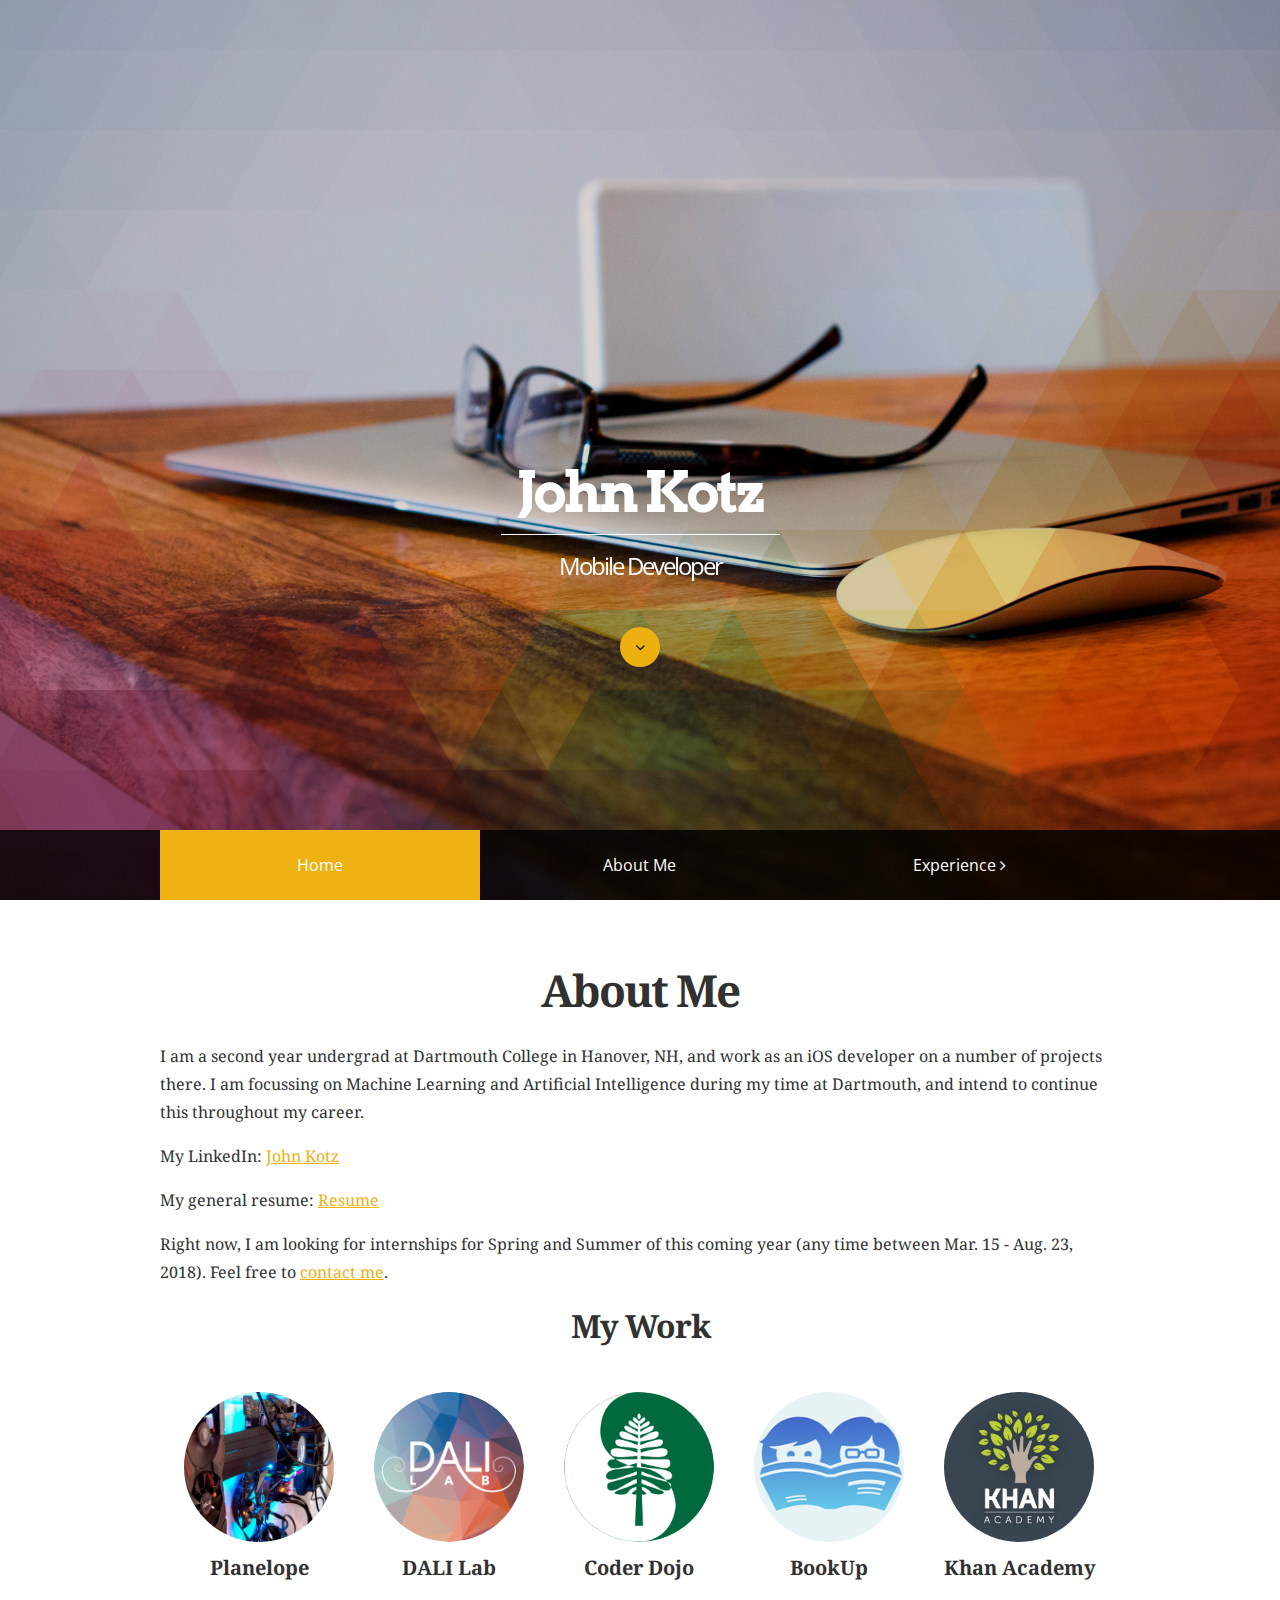
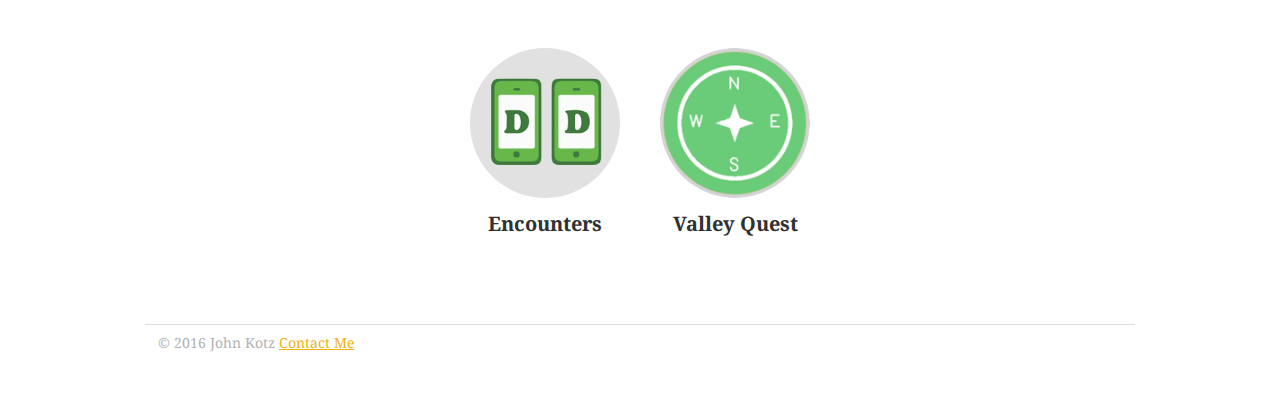
<file: index.html>
<!DOCTYPE html>
<html xmlns="http://www.w3.org/1999/xhtml">
	<head>

		<meta charset="utf-8" />

		<!-- User defined head content such as meta tags and encoding options -->
		
<meta http-equiv="Content-Type" content="text/html; charset=utf-8" />
		<meta name="PRIORITY" content="1.000000" />
		<meta name="generator" content="RapidWeaver" />
		

		<!-- User defined head content -->
		

		<!-- Meta tags -->
	  <meta name="viewport" content="width=device-width, initial-scale=1.0, maximum-scale=1.0, user-scalable=0" />

		<title>Home | John Kotz</title>

		<!-- Load some fonts from Google's Font service -->
		<link href='https://fonts.googleapis.com/css?family=Open Sans:400,300,800|Noto Serif|Arvo' rel='stylesheet' type='text/css'>

		<!-- CSS stylesheets reset -->
	  <link rel="stylesheet" type="text/css" media="all" href="rw_common/themes/tesla/consolidated.css" />
		

		<!-- CSS for the Foundation framework's CSS that handles the responsive columnized layout -->
	  

	  <!-- Main Stylesheet -->
		

	  <!-- Loads Font Awesome v4.0.3 CSS from CDN -->
	  <link href="https://netdna.bootstrapcdn.com/font-awesome/4.1.0/css/font-awesome.min.css" rel="stylesheet">
	
		<!-- RapidWeaver Color Picker Stylesheet -->
		  

	  <!-- Theme specific media queries -->
		

		<!-- Base RapidWeaver javascript -->
		<script type="text/javascript" src="rw_common/themes/tesla/javascript.js"></script>

		<!-- jQuery 1.8 is included in the theme internally -->
	  <script src="rw_common/themes/tesla/js/jquery.min.js"></script>

	  <!-- Theme specific javascript, along with jQuery Easing and a few other elements -->
	  <script src="rw_common/themes/tesla/js/elixir.js"></script>

		<!-- Style variations -->
		<script type="text/javascript" src="rw_common/themes/tesla/js/sidebar/sidebar_hidden.js"></script>
		

		<!-- User defined styles -->
		<style type="text/css" media="all">body {
		
}

h1 {
	text-align: center;
}
h3 {
	text-align: center;
}
	
#workItems {
    display: -webkit-flex;
    display: flex;
	width: 100%;
    flex-wrap: wrap;
    justify-content: center;
}
	
.workItem {
	padding: 20px;
}
	
.workButton {
	
}
	
.workButtonImage {
	width: 150px;
	height: 150px;
	border-radius: 75px;
}

.workName {
	text-align: center;
}</style>

		<!-- User defined javascript -->
		

		<!-- Plugin injected code -->
		

	
	<!-- Start Google Analytics -->
<script>
  (function(i,s,o,g,r,a,m){i['GoogleAnalyticsObject']=r;i[r]=i[r]||function(){
  (i[r].q=i[r].q||[]).push(arguments)},i[r].l=1*new Date();a=s.createElement(o),
  m=s.getElementsByTagName(o)[0];a.async=1;a.src=g;m.parentNode.insertBefore(a,m)
  })(window,document,'script','https://www.google-analytics.com/analytics.js','ga');

  ga('create', 'UA-82338511-1', 'auto');
  ga('send', 'pageview');

</script><!-- End Google Analytics -->
</head>
	
	<!-- This page was created with RapidWeaver from Realmac Software. http://www.realmacsoftware.com -->

	<body>

			<header role="banner">

				<!-- Site Logo -->
				<div id="logo" data-0="opacity: 1;" data-top-bottom="opacity: 0;" data-anchor-target="#logo">
			  	  
				</div>
				
				<div id="title_wrapper">
						<!-- Site Title -->
						<h1 id="site_title" data-0="opacity: 1; top:0px;" data-600="opacity: 0; top: 80px;" data-anchor-target="#site_title">
							John Kotz
						</h1>

						<!-- Site Slogan -->
						<h2 id="site_slogan" data-0="opacity: 1; top:0px;" data-600="opacity: 0; top: 80px;" data-anchor-target="#site_slogan">
							Mobile Developer
						</h2>

						<!-- Scroll down button -->
						<div id="scroll_down_button" data-0="opacity: 1; top:0px;" data-400="opacity: 0; top: 100px;" data-anchor-target="#scroll_down_button">
							<i class="fa fa-angle-down"></i>
						</div>
				</div>
				
				<!-- Top level navigation -->
				<div id="navigation_bar">
					<div class="row site_width">
						<div class="large-12 columns">
							<nav id="top_navigation"><ul><li><a href="./" rel="" id="current">Home</a></li><li><a href="code/" rel="">About Me</a></li><li><a href="experience.html" rel="" class="parent">Experience</a></li></ul></nav>
						</div>
					</div>
				</div>

			</header>

		<!-- Sub-navigation -->
		<div id="sub_navigation_bar">
			<div class="row site_width">
				<div class="large-12 columns">
					<nav id="sub_navigation"><ul></ul></nav>
				</div>
			</div>
		</div>

		<!-- Mobile Navigation -->
		<div id="mobile_navigation_toggle">
			<i id="mobile_navigation_toggle_icon" class="fa fa-bars"></i>
		</div>
		<nav id="mobile_navigation">
			<ul><li><a href="./" rel="" id="current">Home</a></li><li><a href="code/" rel="">About Me</a></li><li><a href="experience.html" rel="" class="parent">Experience</a></li></ul>
		</nav>

		<!-- Main Content area and sidebar -->
		<div class="row site_width" id="container">
			<section id="content"class="large-8 columns">
				<h1>About Me</h1>

<p>I am a second year undergrad at Dartmouth College in Hanover, NH, and work as an iOS developer on a number of projects there. I am focussing on Machine Learning and Artificial Intelligence during my time at Dartmouth, and intend to continue this throughout my career.</p>

<p>My LinkedIn: <a href="https://www.linkedin.com/in/john-kotz-3b14a1126">John Kotz</a></p>
<p>My general resume: <a href="resources/Resume.pdf">Resume</a></p>

<p>Right now, I am looking for internships for Spring and Summer of this coming year (any time between Mar. 15 - Aug. 23, 2018). Feel free to <a href="mailto:John.P.Kotz.19@Dartmouth.edu">contact me</a>.</p>

<h3>My Work</h3>

<div id="workItems">
	<div id="PlanelopeWorkItem" class="workItem">
		<a class="workButton" href="./planelope.html" alt="Planelope">
			<img class="workButtonImage" src="resources/planelope.jpg"/>
		</a>
		<h5 class="workName">Planelope</h5>
	</div>
	<div id="daliWorkItem" class="workItem">
		<a class="workButton" href="./dali.html" alt="DALI Lab">
			<img class="workButtonImage" src="resources/DALIIcon167.png"/>
		</a>
	<h5 class="workName">DALI Lab</h5>
	</div>
	<div id="coderDojoWorkItem" class="workItem">
		<a class="workButton" href="./coderDojo.html" rel="self" alt="Coder Dojo">
			<img class="workButtonImage" src="resources/CoderDojo167.png"/>
		</a>
		<h5 class="workName">Coder Dojo</h5>
	</div>
	<div id="bookupWorkItem" class="workItem">
		<a class="workButton" href="./bookup.html" alt="BookUp">
			<img class="workButtonImage" src="resources/BookUpIcon167.png"/>
		</a>
		<h5 class="workName">BookUp</h5>
	</div>
	<div id="khanAcademyWorkItem" class="workItem">
		<a class="workButton" href="./khanAccademy.html" rel="self" alt="Khan Academy">
			<img class="workButtonImage" src="resources/KhanIcon167.png"/>
		</a>
		<h5 class="workName">Khan Academy</h5>
	</div>
	<div id="encountersWorkItem" class="workItem">
		<a class="workButton" href="./encounters.html" alt="Encounters">
			<img class="workButtonImage" src="resources/EncountersIcon167.png"/>
		</a>
		<h5 class="workName">Encounters</h5>
	</div>
	<div id="valleyquestWorkItem" class="workItem">
		<a class="workButton" href="./valleyquest.html" alt="Valley Quest">
			<img class="workButtonImage" src="resources/ValleyQuestIcon167.png"/>
		</a>
		<h5 class="workName">Valley Quest</h5>
	</div>
</div>

<!--
	<div id="[itemName]WorkItem" class="workItem">
		<a class="workButton" href="[link]" alt="[Item Name]">
			<img class="workButtonImage" src="resources/[itemIconName].png"/>
		</a>
		<h5 class="workName">[Item Name]</h5>
	</div>
//-->
			</section>
			<aside id="sidebar" class="large-4 columns">
				<!-- Sidebar content -->
				<h4 id="sidebar_title"></h4>
				<div id="sidebar_content"></div>
				<div id="archives">
					
				</div>
			</aside>
		</div>

		<!-- Footer -->
		<footer class="row site_width">
			<div id="footer_content" class="large-12 columns">
				<div id="breadcrumb_container">
					<i class="fa fa-folder-open-o"></i> <span id="breadcrumb"></span>
				</div>
				&copy; 2016 John Kotz <a href="#" id="rw_email_contact">Contact Me</a><script type="text/javascript">var _rwObsfuscatedHref0 = "mai";var _rwObsfuscatedHref1 = "lto";var _rwObsfuscatedHref2 = ":Jo";var _rwObsfuscatedHref3 = "hn.";var _rwObsfuscatedHref4 = "P.K";var _rwObsfuscatedHref5 = "otz";var _rwObsfuscatedHref6 = ".19";var _rwObsfuscatedHref7 = "@Da";var _rwObsfuscatedHref8 = "rtm";var _rwObsfuscatedHref9 = "out";var _rwObsfuscatedHref10 = "h.e";var _rwObsfuscatedHref11 = "du";var _rwObsfuscatedHref = [base64]; document.getElementById("rw_email_contact").href = _rwObsfuscatedHref;</script>
			</div>
		</footer>

		<!-- Scroll up button -->
		<div id="scroll_up_button"><i class="fa fa-angle-up"></i></div>

		<!-- Handles loading Skrollr, which helps in animating portions of the header area. -->
		<!-- We check to see if the user is on an mobile device or not, and only serve up -->
		<!-- the animations on non-mobile devices. -->
		<script>
			$elixir(window).load(function() {
			  if(!(/Android|iPhone|iPad|iPod|BlackBerry|Windows Phone/i).test(navigator.userAgent || navigator.vendor || window.opera)){
			      skrollr.init({
			          forceHeight: false
			      });
			  }
			});
		</script>

	</body>

</html>
</file>
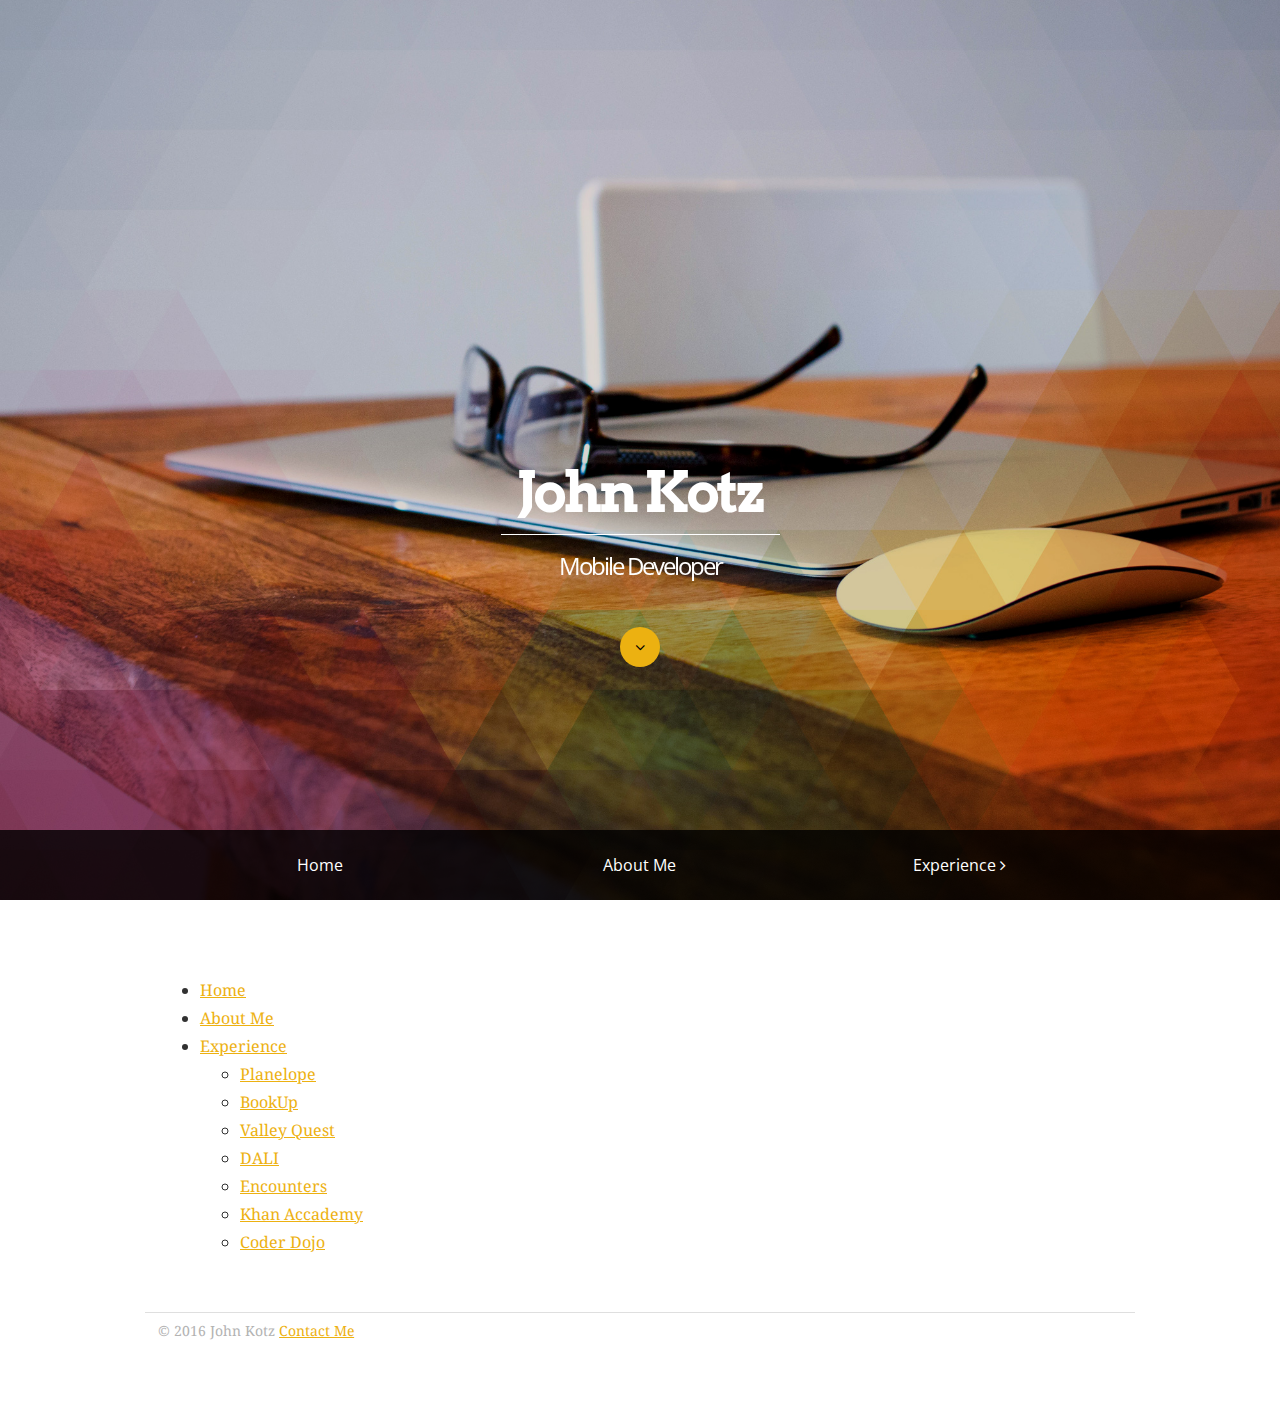
<file: sitemap/index.html>
<!DOCTYPE html>
<html xmlns="http://www.w3.org/1999/xhtml">
	<head>

		<meta charset="utf-8" />

		<!-- User defined head content such as meta tags and encoding options -->
		
<meta http-equiv="Content-Type" content="text/html; charset=utf-8" />
		<meta name="generator" content="RapidWeaver" />
		

		<!-- User defined head content -->
		

		<!-- Meta tags -->
	  <meta name="viewport" content="width=device-width, initial-scale=1.0, maximum-scale=1.0, user-scalable=0" />

		<title>sitemap | John Kotz</title>

		<!-- Load some fonts from Google's Font service -->
		<link href='https://fonts.googleapis.com/css?family=Open Sans:400,300,800|Noto Serif|Arvo' rel='stylesheet' type='text/css'>

		<!-- CSS stylesheets reset -->
	  <link rel="stylesheet" type="text/css" media="all" href="../rw_common/themes/tesla/consolidated.css" />
		

		<!-- CSS for the Foundation framework's CSS that handles the responsive columnized layout -->
	  

	  <!-- Main Stylesheet -->
		

	  <!-- Loads Font Awesome v4.0.3 CSS from CDN -->
	  <link href="https://netdna.bootstrapcdn.com/font-awesome/4.1.0/css/font-awesome.min.css" rel="stylesheet">
	
		<!-- RapidWeaver Color Picker Stylesheet -->
		  

	  <!-- Theme specific media queries -->
		

		<!-- Base RapidWeaver javascript -->
		<script type="text/javascript" src="../rw_common/themes/tesla/javascript.js"></script>

		<!-- jQuery 1.8 is included in the theme internally -->
	  <script src="../rw_common/themes/tesla/js/jquery.min.js"></script>

	  <!-- Theme specific javascript, along with jQuery Easing and a few other elements -->
	  <script src="../rw_common/themes/tesla/js/elixir.js"></script>

		<!-- Style variations -->
		<script type="text/javascript" src="../rw_common/themes/tesla/js/sidebar/sidebar_hidden.js"></script>
		

		<!-- User defined styles -->
		

		<!-- User defined javascript -->
		

		<!-- Plugin injected code -->
		

	
	<!-- Start Google Analytics -->
<script>
  (function(i,s,o,g,r,a,m){i['GoogleAnalyticsObject']=r;i[r]=i[r]||function(){
  (i[r].q=i[r].q||[]).push(arguments)},i[r].l=1*new Date();a=s.createElement(o),
  m=s.getElementsByTagName(o)[0];a.async=1;a.src=g;m.parentNode.insertBefore(a,m)
  })(window,document,'script','https://www.google-analytics.com/analytics.js','ga');

  ga('create', 'UA-82338511-1', 'auto');
  ga('send', 'pageview');

</script><!-- End Google Analytics -->
</head>
	
	<!-- This page was created with RapidWeaver from Realmac Software. http://www.realmacsoftware.com -->

	<body>

			<header role="banner">

				<!-- Site Logo -->
				<div id="logo" data-0="opacity: 1;" data-top-bottom="opacity: 0;" data-anchor-target="#logo">
			  	  
				</div>
				
				<div id="title_wrapper">
						<!-- Site Title -->
						<h1 id="site_title" data-0="opacity: 1; top:0px;" data-600="opacity: 0; top: 80px;" data-anchor-target="#site_title">
							John Kotz
						</h1>

						<!-- Site Slogan -->
						<h2 id="site_slogan" data-0="opacity: 1; top:0px;" data-600="opacity: 0; top: 80px;" data-anchor-target="#site_slogan">
							Mobile Developer
						</h2>

						<!-- Scroll down button -->
						<div id="scroll_down_button" data-0="opacity: 1; top:0px;" data-400="opacity: 0; top: 100px;" data-anchor-target="#scroll_down_button">
							<i class="fa fa-angle-down"></i>
						</div>
				</div>
				
				<!-- Top level navigation -->
				<div id="navigation_bar">
					<div class="row site_width">
						<div class="large-12 columns">
							<nav id="top_navigation"><ul><li><a href="../" rel="">Home</a></li><li><a href="../code/" rel="">About Me</a></li><li><a href="../experience.html" rel="" class="parent">Experience</a></li></ul></nav>
						</div>
					</div>
				</div>

			</header>

		<!-- Sub-navigation -->
		<div id="sub_navigation_bar">
			<div class="row site_width">
				<div class="large-12 columns">
					<nav id="sub_navigation"><ul></ul></nav>
				</div>
			</div>
		</div>

		<!-- Mobile Navigation -->
		<div id="mobile_navigation_toggle">
			<i id="mobile_navigation_toggle_icon" class="fa fa-bars"></i>
		</div>
		<nav id="mobile_navigation">
			<ul><li><a href="../" rel="">Home</a></li><li><a href="../code/" rel="">About Me</a></li><li><a href="../experience.html" rel="" class="parent">Experience</a></li></ul>
		</nav>

		<!-- Main Content area and sidebar -->
		<div class="row site_width" id="container">
			<section id="content"class="large-8 columns">
				<!-- **Standard List** -->
<div class="rw-sitemap">
	<ul class="tree">
		<li><a href="../" title="Home">Home</a></li>
		<li><a href="../code/" title="About Me">About Me</a></li>
		<li><a href="../experience.html" title="Experience">Experience</a><ul>
		<li><a href="../planelope.html" title="Planelope">Planelope</a></li>
		<li><a href="../bookup.html" title="BookUp">BookUp</a></li>
		<li><a href="../valleyquest.html" title="Valley Quest">Valley Quest</a></li>
		<li><a href="../dali.html" title="DALI">DALI</a></li>
		<li><a href="../encounters.html" title="Encounters">Encounters</a></li>
		<li><a href="../khanAccademy.html" title="Khan Accademy">Khan Accademy</a></li>
		<li><a href="../coderDojo.html" title="Coder Dojo">Coder Dojo</a></li></ul></li>
	</ul>
</div>

			</section>
			<aside id="sidebar" class="large-4 columns">
				<!-- Sidebar content -->
				<h4 id="sidebar_title"></h4>
				<div id="sidebar_content"></div>
				<div id="archives">
					
				</div>
			</aside>
		</div>

		<!-- Footer -->
		<footer class="row site_width">
			<div id="footer_content" class="large-12 columns">
				<div id="breadcrumb_container">
					<i class="fa fa-folder-open-o"></i> <span id="breadcrumb"></span>
				</div>
				&copy; 2016 John Kotz <a href="#" id="rw_email_contact">Contact Me</a><script type="text/javascript">var _rwObsfuscatedHref0 = "mai";var _rwObsfuscatedHref1 = "lto";var _rwObsfuscatedHref2 = ":Jo";var _rwObsfuscatedHref3 = "hn.";var _rwObsfuscatedHref4 = "P.K";var _rwObsfuscatedHref5 = "otz";var _rwObsfuscatedHref6 = ".19";var _rwObsfuscatedHref7 = "@Da";var _rwObsfuscatedHref8 = "rtm";var _rwObsfuscatedHref9 = "out";var _rwObsfuscatedHref10 = "h.e";var _rwObsfuscatedHref11 = "du";var _rwObsfuscatedHref = [base64]; document.getElementById("rw_email_contact").href = _rwObsfuscatedHref;</script>
			</div>
		</footer>

		<!-- Scroll up button -->
		<div id="scroll_up_button"><i class="fa fa-angle-up"></i></div>

		<!-- Handles loading Skrollr, which helps in animating portions of the header area. -->
		<!-- We check to see if the user is on an mobile device or not, and only serve up -->
		<!-- the animations on non-mobile devices. -->
		<script>
			$elixir(window).load(function() {
			  if(!(/Android|iPhone|iPad|iPod|BlackBerry|Windows Phone/i).test(navigator.userAgent || navigator.vendor || window.opera)){
			      skrollr.init({
			          forceHeight: false
			      });
			  }
			});
		</script>

	</body>

</html>
</file>
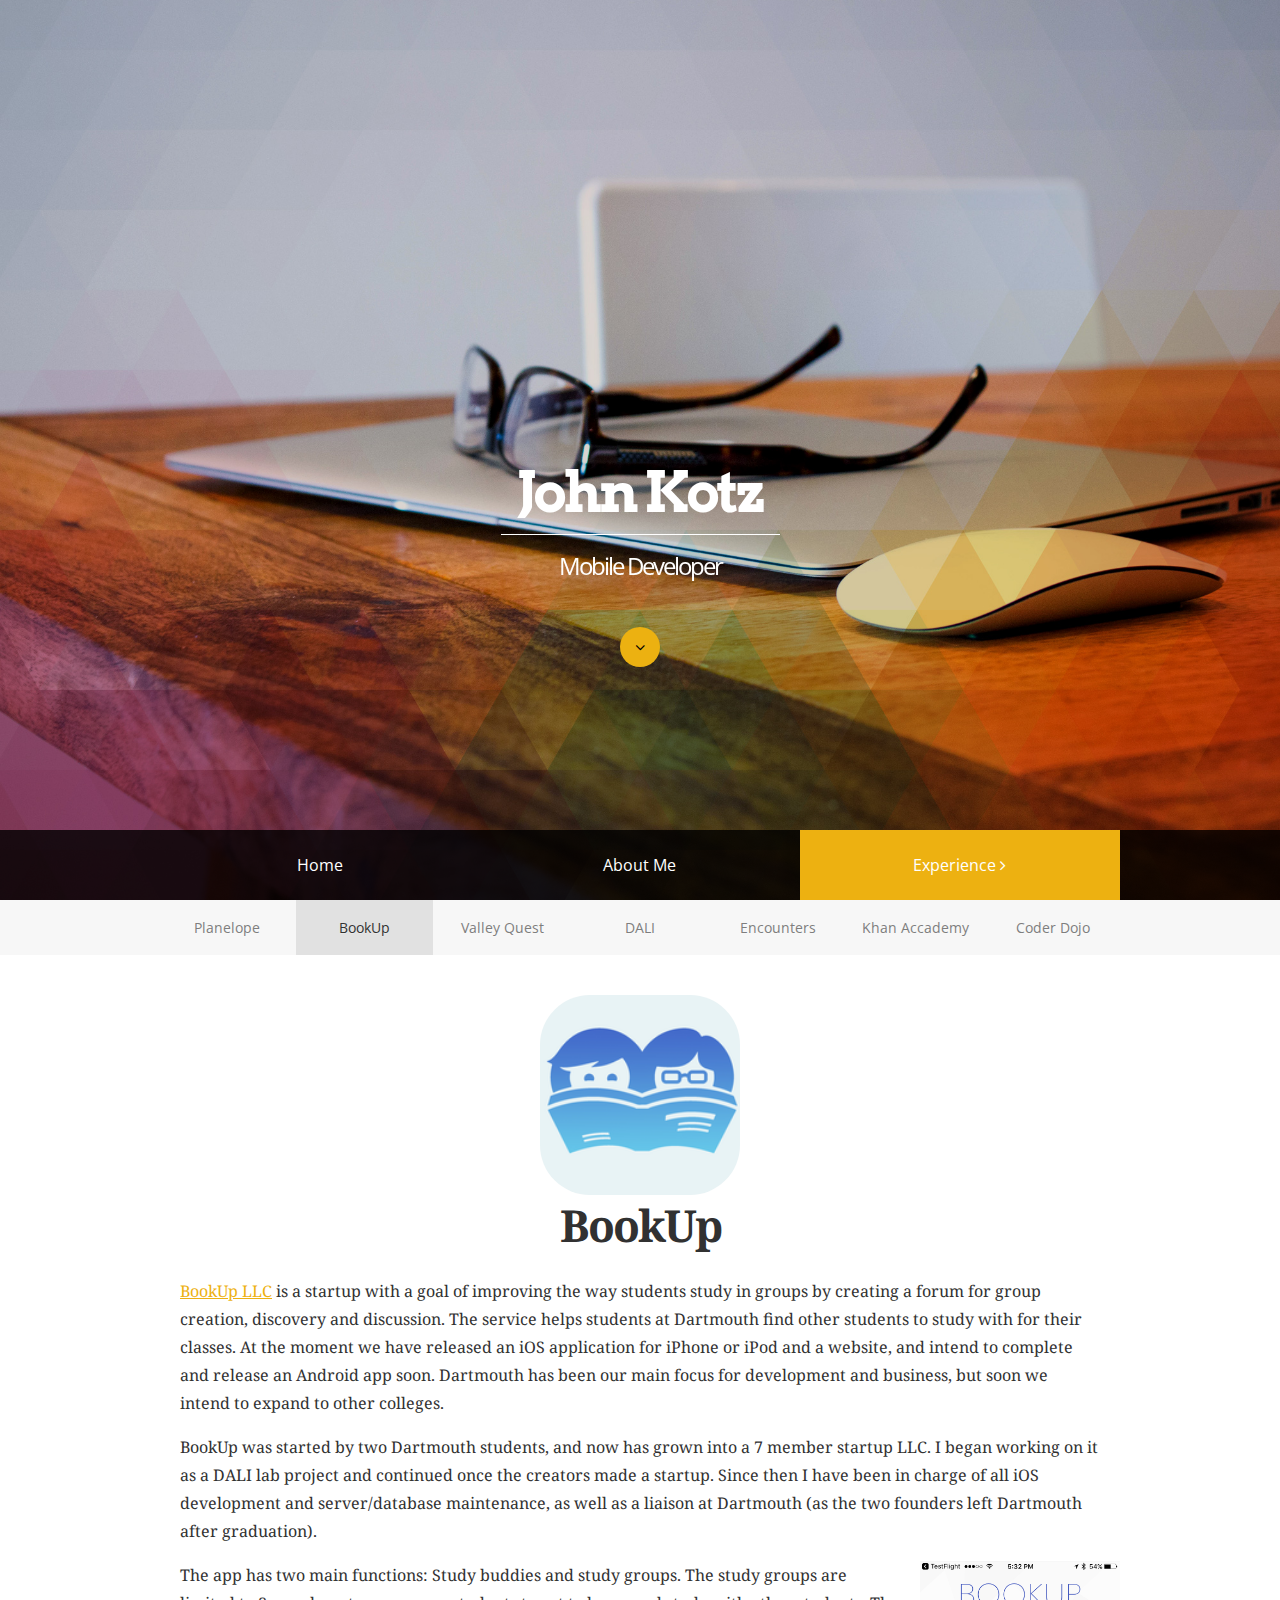
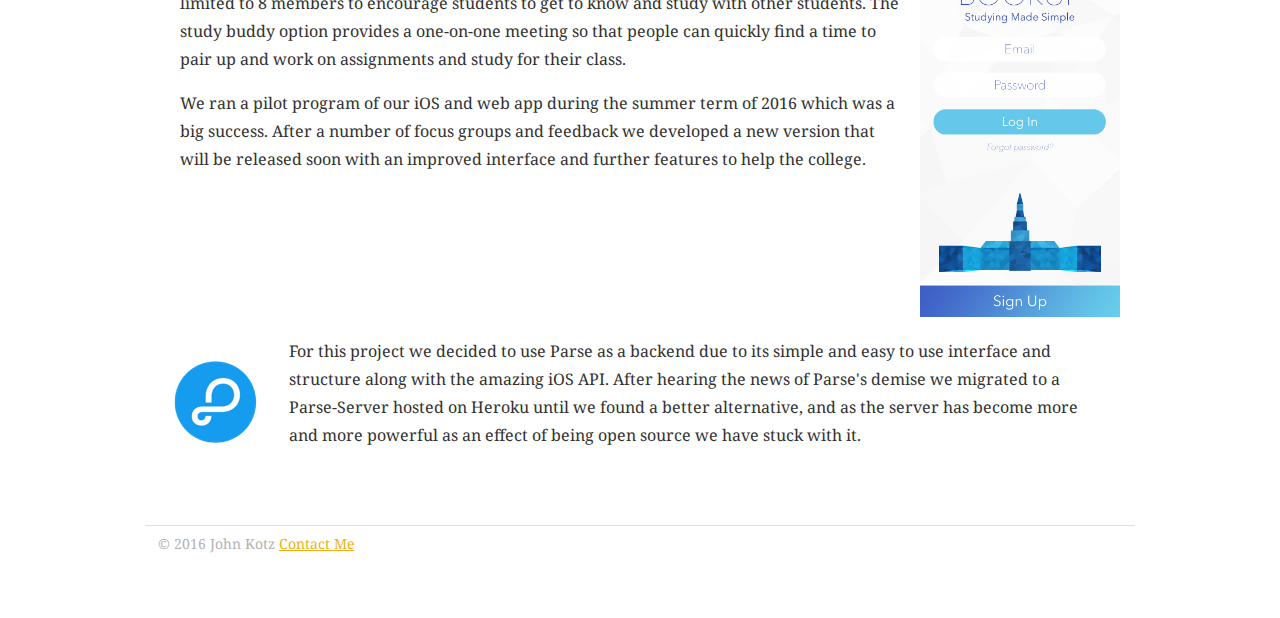
<file: bookup.html>
<!DOCTYPE html>
<html xmlns="http://www.w3.org/1999/xhtml">
	<head>

		<meta charset="utf-8" />

		<!-- User defined head content such as meta tags and encoding options -->
		
<meta http-equiv="Content-Type" content="text/html; charset=utf-8" />
		<meta name="generator" content="RapidWeaver" />
		

		<!-- User defined head content -->
		

		<!-- Meta tags -->
	  <meta name="viewport" content="width=device-width, initial-scale=1.0, maximum-scale=1.0, user-scalable=0" />

		<title>BookUp | John Kotz</title>

		<!-- Load some fonts from Google's Font service -->
		<link href='https://fonts.googleapis.com/css?family=Open Sans:400,300,800|Noto Serif|Arvo' rel='stylesheet' type='text/css'>

		<!-- CSS stylesheets reset -->
	  <link rel="stylesheet" type="text/css" media="all" href="rw_common/themes/tesla/consolidated.css" />
		

		<!-- CSS for the Foundation framework's CSS that handles the responsive columnized layout -->
	  

	  <!-- Main Stylesheet -->
		

	  <!-- Loads Font Awesome v4.0.3 CSS from CDN -->
	  <link href="https://netdna.bootstrapcdn.com/font-awesome/4.1.0/css/font-awesome.min.css" rel="stylesheet">
	
		<!-- RapidWeaver Color Picker Stylesheet -->
		  

	  <!-- Theme specific media queries -->
		

		<!-- Base RapidWeaver javascript -->
		<script type="text/javascript" src="rw_common/themes/tesla/javascript.js"></script>

		<!-- jQuery 1.8 is included in the theme internally -->
	  <script src="rw_common/themes/tesla/js/jquery.min.js"></script>

	  <!-- Theme specific javascript, along with jQuery Easing and a few other elements -->
	  <script src="rw_common/themes/tesla/js/elixir.js"></script>

		<!-- Style variations -->
		<script type="text/javascript" src="rw_common/themes/tesla/js/sidebar/sidebar_hidden.js"></script>
		

		<!-- User defined styles -->
		<style type="text/css" media="all">p {
	margin-left: 20px;
	margin-right: 20px;	
}

#demoImage {
	width: 200px;
	margin: auto;
	margin-right: 20px;
	margin: auto;
}

.flexBox {
	
}

#demoDescription {
}

#parseDescription {
}

#parseImage {
	margin: auto;
	width: 20%;
	height: 20%;
}</style>

		<!-- User defined javascript -->
		

		<!-- Plugin injected code -->
		

	
	<!-- Start Google Analytics -->
<script>
  (function(i,s,o,g,r,a,m){i['GoogleAnalyticsObject']=r;i[r]=i[r]||function(){
  (i[r].q=i[r].q||[]).push(arguments)},i[r].l=1*new Date();a=s.createElement(o),
  m=s.getElementsByTagName(o)[0];a.async=1;a.src=g;m.parentNode.insertBefore(a,m)
  })(window,document,'script','https://www.google-analytics.com/analytics.js','ga');

  ga('create', 'UA-82338511-1', 'auto');
  ga('send', 'pageview');

</script><!-- End Google Analytics -->
</head>
	
	<!-- This page was created with RapidWeaver from Realmac Software. http://www.realmacsoftware.com -->

	<body>

			<header role="banner">

				<!-- Site Logo -->
				<div id="logo" data-0="opacity: 1;" data-top-bottom="opacity: 0;" data-anchor-target="#logo">
			  	  
				</div>
				
				<div id="title_wrapper">
						<!-- Site Title -->
						<h1 id="site_title" data-0="opacity: 1; top:0px;" data-600="opacity: 0; top: 80px;" data-anchor-target="#site_title">
							John Kotz
						</h1>

						<!-- Site Slogan -->
						<h2 id="site_slogan" data-0="opacity: 1; top:0px;" data-600="opacity: 0; top: 80px;" data-anchor-target="#site_slogan">
							Mobile Developer
						</h2>

						<!-- Scroll down button -->
						<div id="scroll_down_button" data-0="opacity: 1; top:0px;" data-400="opacity: 0; top: 100px;" data-anchor-target="#scroll_down_button">
							<i class="fa fa-angle-down"></i>
						</div>
				</div>
				
				<!-- Top level navigation -->
				<div id="navigation_bar">
					<div class="row site_width">
						<div class="large-12 columns">
							<nav id="top_navigation"><ul><li><a href="./" rel="">Home</a></li><li><a href="code/" rel="">About Me</a></li><li><a href="experience.html" rel="" class="currentAncestor parent">Experience</a></li></ul></nav>
						</div>
					</div>
				</div>

			</header>

		<!-- Sub-navigation -->
		<div id="sub_navigation_bar">
			<div class="row site_width">
				<div class="large-12 columns">
					<nav id="sub_navigation"><ul><li><ul><li><a href="planelope.html" rel="">Planelope</a></li><li><a href="bookup.html" rel="" id="current">BookUp</a></li><li><a href="valleyquest.html" rel="">Valley Quest</a></li><li><a href="dali.html" rel="">DALI</a></li><li><a href="encounters.html" rel="">Encounters</a></li><li><a href="khanAccademy.html" rel="">Khan Accademy</a></li><li><a href="coderDojo.html" rel="">Coder Dojo</a></li></ul></li></ul></nav>
				</div>
			</div>
		</div>

		<!-- Mobile Navigation -->
		<div id="mobile_navigation_toggle">
			<i id="mobile_navigation_toggle_icon" class="fa fa-bars"></i>
		</div>
		<nav id="mobile_navigation">
			<ul><li><a href="./" rel="">Home</a></li><li><a href="code/" rel="">About Me</a></li><li><a href="experience.html" rel="" class="currentAncestor parent">Experience</a><ul><li><a href="planelope.html" rel="">Planelope</a></li><li><a href="bookup.html" rel="" id="current">BookUp</a></li><li><a href="valleyquest.html" rel="">Valley Quest</a></li><li><a href="dali.html" rel="">DALI</a></li><li><a href="encounters.html" rel="">Encounters</a></li><li><a href="khanAccademy.html" rel="">Khan Accademy</a></li><li><a href="coderDojo.html" rel="">Coder Dojo</a></li></ul></li></ul>
		</nav>

		<!-- Main Content area and sidebar -->
		<div class="row site_width" id="container">
			<section id="content"class="large-8 columns">
				<a name="anchor"></a>
<img src="resources/BookUpIcon167.png" id="iconImage"/>
<h1 class="header">BookUp</h1>

<p><a href="bookup.org">BookUp LLC</a> is a startup with a goal of improving the way students study in groups by creating a forum for group creation, discovery and discussion. The service helps students at Dartmouth find other students to study with for their classes. At the moment we have released an iOS application for iPhone or iPod and a website, and intend to complete and release an Android app soon. Dartmouth has been our main focus for development and business, but soon we intend to expand to other colleges.</p>

<p>BookUp was started by two Dartmouth students, and now has grown into a 7 member startup LLC. I began working on it as a DALI lab project and continued once the creators made a startup. Since then I have been in charge of all iOS development and server/database maintenance, as well as a liaison at Dartmouth (as the two founders left Dartmouth after graduation).</p>

<div id="div1" class="flexBox">
	<div>
		<p id="demoDescription">The app has two main functions: Study buddies and study groups. The study groups are limited to 8 members to encourage students to get to know and study with other students. The study buddy option provides a one-on-one meeting so that people can quickly find a time to pair up and work on assignments and study for their class.</p>
		<p>We ran a pilot program of our iOS and web app during the summer term of 2016 which was a big success. After a number of focus groups and feedback we developed a new version that will be released soon with an improved interface and further features to help the college.</p>
	</div>
	
	<img src="resources/BookUpDemo.PNG" id="demoImage"/>
</div>

<div id="div2" class="flexBox">
	<img src="resources/parse-logo.png" id="parseImage"/>
	
	<p id="parseDescription">For this project we decided to use Parse as a backend due to its simple and easy to use interface and structure along with the amazing iOS API. After hearing the news of Parse's demise we migrated to a Parse-Server hosted on Heroku until we found a better alternative, and as the server has become more and more powerful as an effect of being open source we have stuck with it.</p>
</div>
			</section>
			<aside id="sidebar" class="large-4 columns">
				<!-- Sidebar content -->
				<h4 id="sidebar_title"></h4>
				<div id="sidebar_content"></div>
				<div id="archives">
					
				</div>
			</aside>
		</div>

		<!-- Footer -->
		<footer class="row site_width">
			<div id="footer_content" class="large-12 columns">
				<div id="breadcrumb_container">
					<i class="fa fa-folder-open-o"></i> <span id="breadcrumb"></span>
				</div>
				&copy; 2016 John Kotz <a href="#" id="rw_email_contact">Contact Me</a><script type="text/javascript">var _rwObsfuscatedHref0 = "mai";var _rwObsfuscatedHref1 = "lto";var _rwObsfuscatedHref2 = ":Jo";var _rwObsfuscatedHref3 = "hn.";var _rwObsfuscatedHref4 = "P.K";var _rwObsfuscatedHref5 = "otz";var _rwObsfuscatedHref6 = ".19";var _rwObsfuscatedHref7 = "@Da";var _rwObsfuscatedHref8 = "rtm";var _rwObsfuscatedHref9 = "out";var _rwObsfuscatedHref10 = "h.e";var _rwObsfuscatedHref11 = "du";var _rwObsfuscatedHref = [base64]; document.getElementById("rw_email_contact").href = _rwObsfuscatedHref;</script>
			</div>
		</footer>

		<!-- Scroll up button -->
		<div id="scroll_up_button"><i class="fa fa-angle-up"></i></div>

		<!-- Handles loading Skrollr, which helps in animating portions of the header area. -->
		<!-- We check to see if the user is on an mobile device or not, and only serve up -->
		<!-- the animations on non-mobile devices. -->
		<script>
			$elixir(window).load(function() {
			  if(!(/Android|iPhone|iPad|iPod|BlackBerry|Windows Phone/i).test(navigator.userAgent || navigator.vendor || window.opera)){
			      skrollr.init({
			          forceHeight: false
			      });
			  }
			});
		</script>

	</body>

</html>
</file>
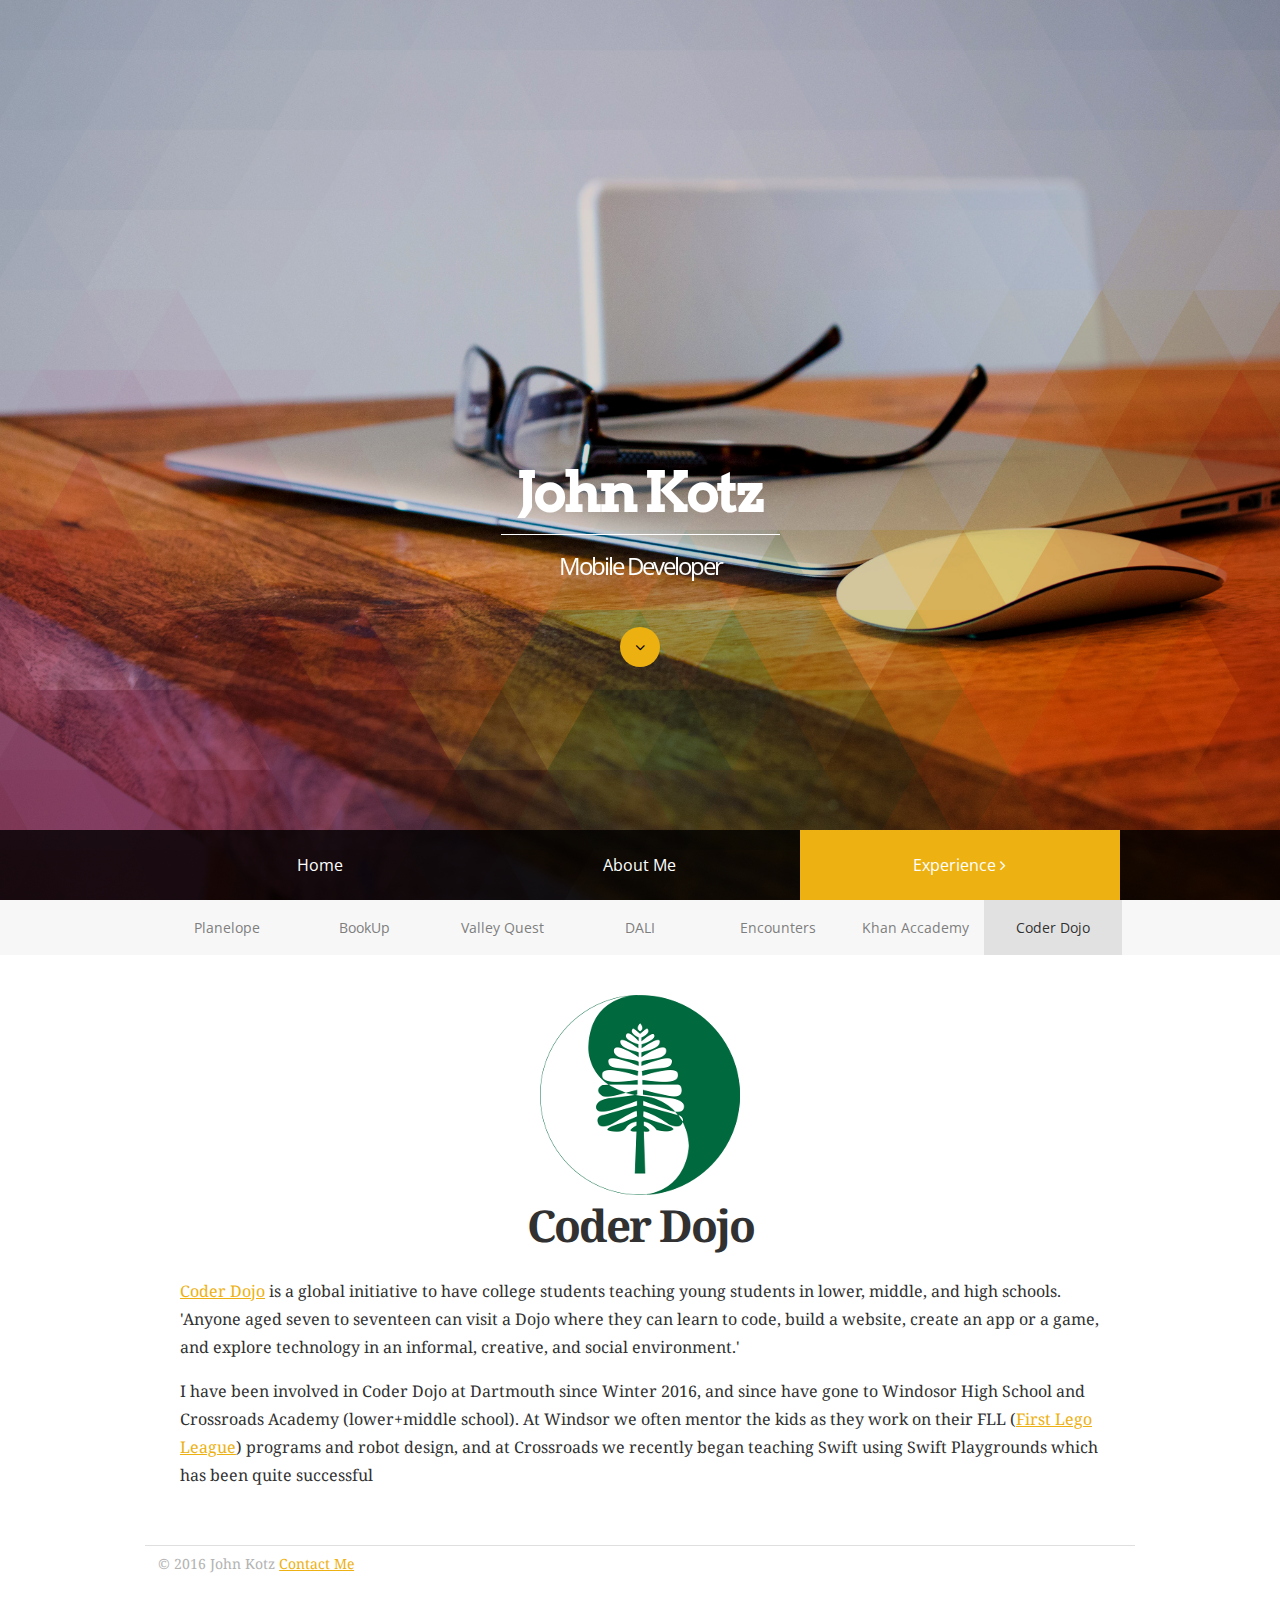
<file: coderDojo.html>
<!DOCTYPE html>
<html xmlns="http://www.w3.org/1999/xhtml">
	<head>

		<meta charset="utf-8" />

		<!-- User defined head content such as meta tags and encoding options -->
		
<meta http-equiv="Content-Type" content="text/html; charset=utf-8" />
		<meta name="generator" content="RapidWeaver" />
		

		<!-- User defined head content -->
		

		<!-- Meta tags -->
	  <meta name="viewport" content="width=device-width, initial-scale=1.0, maximum-scale=1.0, user-scalable=0" />

		<title>Coder Dojo | John Kotz</title>

		<!-- Load some fonts from Google's Font service -->
		<link href='https://fonts.googleapis.com/css?family=Open Sans:400,300,800|Noto Serif|Arvo' rel='stylesheet' type='text/css'>

		<!-- CSS stylesheets reset -->
	  <link rel="stylesheet" type="text/css" media="all" href="rw_common/themes/tesla/consolidated.css" />
		

		<!-- CSS for the Foundation framework's CSS that handles the responsive columnized layout -->
	  

	  <!-- Main Stylesheet -->
		

	  <!-- Loads Font Awesome v4.0.3 CSS from CDN -->
	  <link href="https://netdna.bootstrapcdn.com/font-awesome/4.1.0/css/font-awesome.min.css" rel="stylesheet">
	
		<!-- RapidWeaver Color Picker Stylesheet -->
		  

	  <!-- Theme specific media queries -->
		

		<!-- Base RapidWeaver javascript -->
		<script type="text/javascript" src="rw_common/themes/tesla/javascript.js"></script>

		<!-- jQuery 1.8 is included in the theme internally -->
	  <script src="rw_common/themes/tesla/js/jquery.min.js"></script>

	  <!-- Theme specific javascript, along with jQuery Easing and a few other elements -->
	  <script src="rw_common/themes/tesla/js/elixir.js"></script>

		<!-- Style variations -->
		<script type="text/javascript" src="rw_common/themes/tesla/js/sidebar/sidebar_hidden.js"></script>
		

		<!-- User defined styles -->
		<style type="text/css" media="all">p {
	margin-left: 20px;
	margin-right: 20px;	
}</style>

		<!-- User defined javascript -->
		

		<!-- Plugin injected code -->
		

	
	<!-- Start Google Analytics -->
<script>
  (function(i,s,o,g,r,a,m){i['GoogleAnalyticsObject']=r;i[r]=i[r]||function(){
  (i[r].q=i[r].q||[]).push(arguments)},i[r].l=1*new Date();a=s.createElement(o),
  m=s.getElementsByTagName(o)[0];a.async=1;a.src=g;m.parentNode.insertBefore(a,m)
  })(window,document,'script','https://www.google-analytics.com/analytics.js','ga');

  ga('create', 'UA-82338511-1', 'auto');
  ga('send', 'pageview');

</script><!-- End Google Analytics -->
</head>
	
	<!-- This page was created with RapidWeaver from Realmac Software. http://www.realmacsoftware.com -->

	<body>

			<header role="banner">

				<!-- Site Logo -->
				<div id="logo" data-0="opacity: 1;" data-top-bottom="opacity: 0;" data-anchor-target="#logo">
			  	  
				</div>
				
				<div id="title_wrapper">
						<!-- Site Title -->
						<h1 id="site_title" data-0="opacity: 1; top:0px;" data-600="opacity: 0; top: 80px;" data-anchor-target="#site_title">
							John Kotz
						</h1>

						<!-- Site Slogan -->
						<h2 id="site_slogan" data-0="opacity: 1; top:0px;" data-600="opacity: 0; top: 80px;" data-anchor-target="#site_slogan">
							Mobile Developer
						</h2>

						<!-- Scroll down button -->
						<div id="scroll_down_button" data-0="opacity: 1; top:0px;" data-400="opacity: 0; top: 100px;" data-anchor-target="#scroll_down_button">
							<i class="fa fa-angle-down"></i>
						</div>
				</div>
				
				<!-- Top level navigation -->
				<div id="navigation_bar">
					<div class="row site_width">
						<div class="large-12 columns">
							<nav id="top_navigation"><ul><li><a href="./" rel="">Home</a></li><li><a href="code/" rel="">About Me</a></li><li><a href="experience.html" rel="" class="currentAncestor parent">Experience</a></li></ul></nav>
						</div>
					</div>
				</div>

			</header>

		<!-- Sub-navigation -->
		<div id="sub_navigation_bar">
			<div class="row site_width">
				<div class="large-12 columns">
					<nav id="sub_navigation"><ul><li><ul><li><a href="planelope.html" rel="">Planelope</a></li><li><a href="bookup.html" rel="">BookUp</a></li><li><a href="valleyquest.html" rel="">Valley Quest</a></li><li><a href="dali.html" rel="">DALI</a></li><li><a href="encounters.html" rel="">Encounters</a></li><li><a href="khanAccademy.html" rel="">Khan Accademy</a></li><li><a href="coderDojo.html" rel="" id="current">Coder Dojo</a></li></ul></li></ul></nav>
				</div>
			</div>
		</div>

		<!-- Mobile Navigation -->
		<div id="mobile_navigation_toggle">
			<i id="mobile_navigation_toggle_icon" class="fa fa-bars"></i>
		</div>
		<nav id="mobile_navigation">
			<ul><li><a href="./" rel="">Home</a></li><li><a href="code/" rel="">About Me</a></li><li><a href="experience.html" rel="" class="currentAncestor parent">Experience</a><ul><li><a href="planelope.html" rel="">Planelope</a></li><li><a href="bookup.html" rel="">BookUp</a></li><li><a href="valleyquest.html" rel="">Valley Quest</a></li><li><a href="dali.html" rel="">DALI</a></li><li><a href="encounters.html" rel="">Encounters</a></li><li><a href="khanAccademy.html" rel="">Khan Accademy</a></li><li><a href="coderDojo.html" rel="" id="current">Coder Dojo</a></li></ul></li></ul>
		</nav>

		<!-- Main Content area and sidebar -->
		<div class="row site_width" id="container">
			<section id="content"class="large-8 columns">
				<a name="anchor"></a>
<img src="resources/CoderDojo167.png" id="iconImage"/>
<h1 class="header">Coder Dojo</h1>

<p><a href="https://coderdojo.com">Coder Dojo</a> is a global initiative to have college students teaching young students in lower, middle, and high schools. 'Anyone aged seven to seventeen can visit a Dojo where they can learn to code, build a website, create an app or a game, and explore technology in an informal, creative, and social environment.'</p>

<p>I have been involved in Coder Dojo at Dartmouth since Winter 2016, and since have gone to Windosor High School and Crossroads Academy (lower+middle school). At Windsor we often mentor the kids as they work on their FLL (<a href="http://www.firstlegoleague.org">First Lego League</a>) programs and robot design, and at Crossroads we recently began teaching Swift using Swift Playgrounds which has been quite successful</p>
			</section>
			<aside id="sidebar" class="large-4 columns">
				<!-- Sidebar content -->
				<h4 id="sidebar_title"></h4>
				<div id="sidebar_content"></div>
				<div id="archives">
					
				</div>
			</aside>
		</div>

		<!-- Footer -->
		<footer class="row site_width">
			<div id="footer_content" class="large-12 columns">
				<div id="breadcrumb_container">
					<i class="fa fa-folder-open-o"></i> <span id="breadcrumb"></span>
				</div>
				&copy; 2016 John Kotz <a href="#" id="rw_email_contact">Contact Me</a><script type="text/javascript">var _rwObsfuscatedHref0 = "mai";var _rwObsfuscatedHref1 = "lto";var _rwObsfuscatedHref2 = ":Jo";var _rwObsfuscatedHref3 = "hn.";var _rwObsfuscatedHref4 = "P.K";var _rwObsfuscatedHref5 = "otz";var _rwObsfuscatedHref6 = ".19";var _rwObsfuscatedHref7 = "@Da";var _rwObsfuscatedHref8 = "rtm";var _rwObsfuscatedHref9 = "out";var _rwObsfuscatedHref10 = "h.e";var _rwObsfuscatedHref11 = "du";var _rwObsfuscatedHref = [base64]; document.getElementById("rw_email_contact").href = _rwObsfuscatedHref;</script>
			</div>
		</footer>

		<!-- Scroll up button -->
		<div id="scroll_up_button"><i class="fa fa-angle-up"></i></div>

		<!-- Handles loading Skrollr, which helps in animating portions of the header area. -->
		<!-- We check to see if the user is on an mobile device or not, and only serve up -->
		<!-- the animations on non-mobile devices. -->
		<script>
			$elixir(window).load(function() {
			  if(!(/Android|iPhone|iPad|iPod|BlackBerry|Windows Phone/i).test(navigator.userAgent || navigator.vendor || window.opera)){
			      skrollr.init({
			          forceHeight: false
			      });
			  }
			});
		</script>

	</body>

</html>
</file>
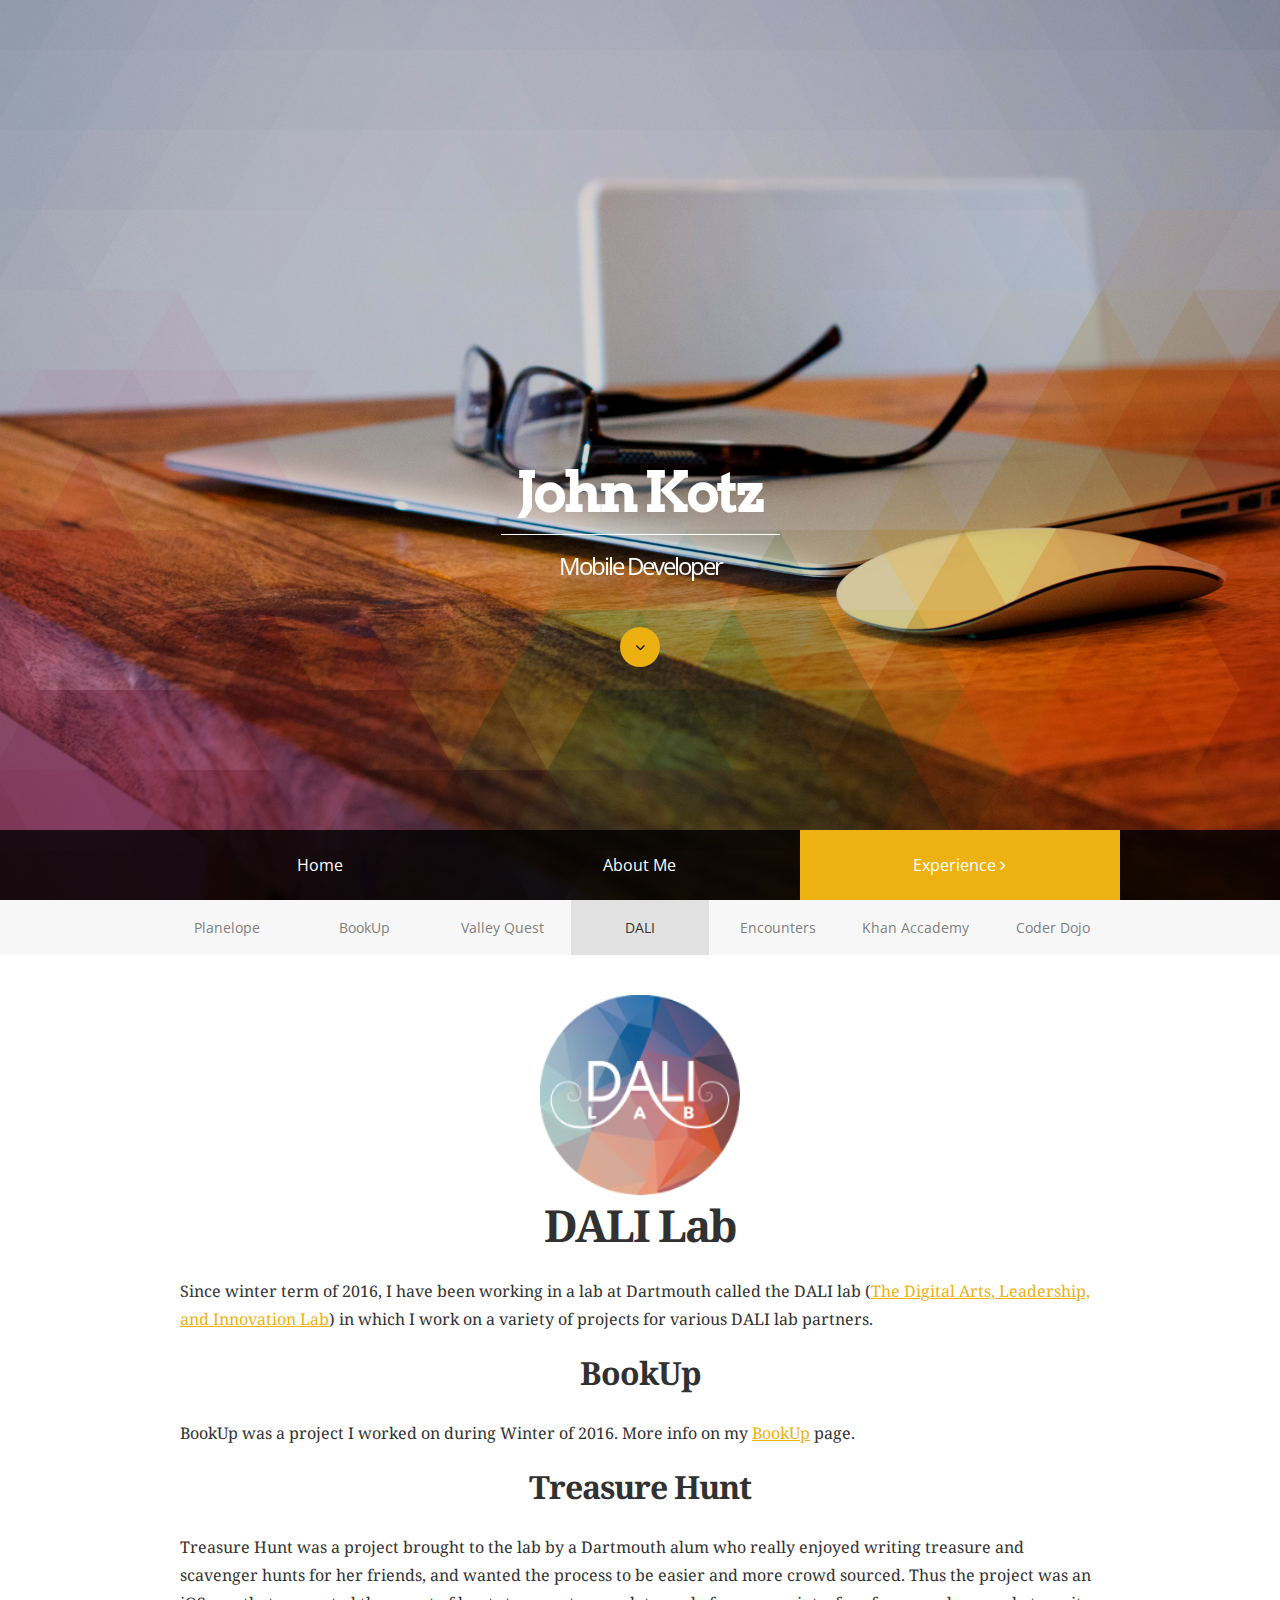
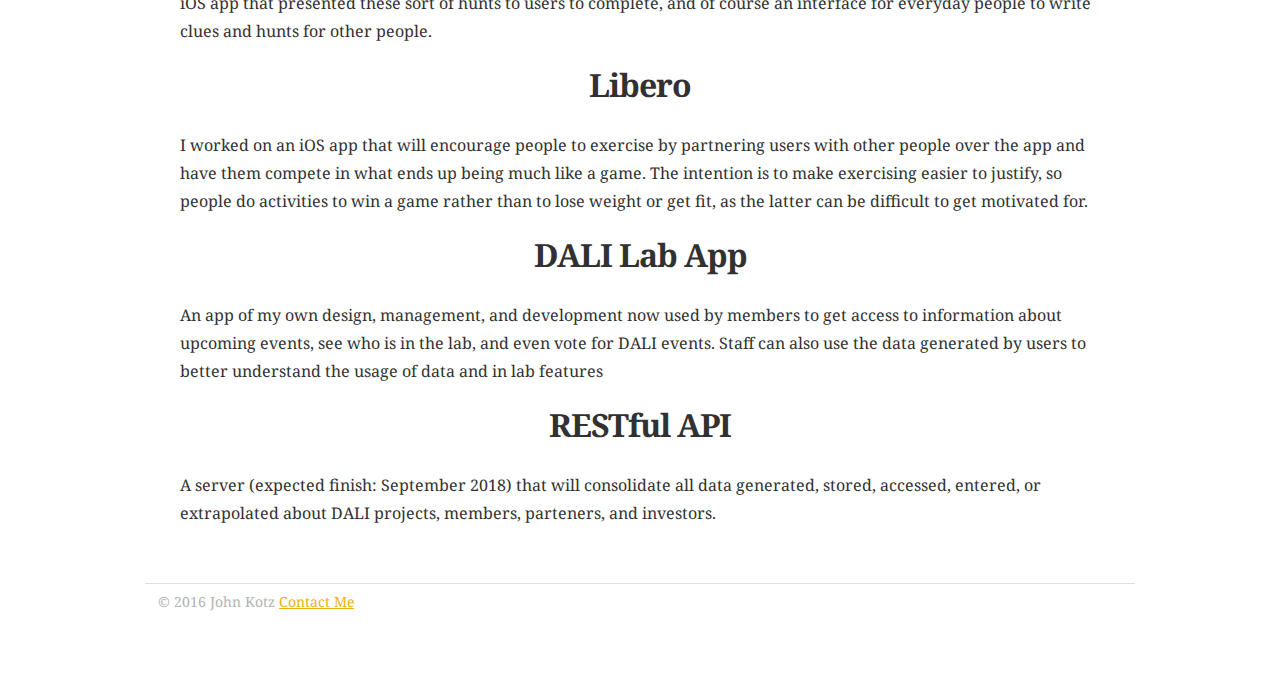
<file: dali.html>
<!DOCTYPE html>
<html xmlns="http://www.w3.org/1999/xhtml">
	<head>

		<meta charset="utf-8" />

		<!-- User defined head content such as meta tags and encoding options -->
		
<meta http-equiv="Content-Type" content="text/html; charset=utf-8" />
		<meta name="PRIORITY" content="1.000000" />
		<meta name="generator" content="RapidWeaver" />
		

		<!-- User defined head content -->
		

		<!-- Meta tags -->
	  <meta name="viewport" content="width=device-width, initial-scale=1.0, maximum-scale=1.0, user-scalable=0" />

		<title>DALI | John Kotz</title>

		<!-- Load some fonts from Google's Font service -->
		<link href='https://fonts.googleapis.com/css?family=Open Sans:400,300,800|Noto Serif|Arvo' rel='stylesheet' type='text/css'>

		<!-- CSS stylesheets reset -->
	  <link rel="stylesheet" type="text/css" media="all" href="rw_common/themes/tesla/consolidated.css" />
		

		<!-- CSS for the Foundation framework's CSS that handles the responsive columnized layout -->
	  

	  <!-- Main Stylesheet -->
		

	  <!-- Loads Font Awesome v4.0.3 CSS from CDN -->
	  <link href="https://netdna.bootstrapcdn.com/font-awesome/4.1.0/css/font-awesome.min.css" rel="stylesheet">
	
		<!-- RapidWeaver Color Picker Stylesheet -->
		  

	  <!-- Theme specific media queries -->
		

		<!-- Base RapidWeaver javascript -->
		<script type="text/javascript" src="rw_common/themes/tesla/javascript.js"></script>

		<!-- jQuery 1.8 is included in the theme internally -->
	  <script src="rw_common/themes/tesla/js/jquery.min.js"></script>

	  <!-- Theme specific javascript, along with jQuery Easing and a few other elements -->
	  <script src="rw_common/themes/tesla/js/elixir.js"></script>

		<!-- Style variations -->
		<script type="text/javascript" src="rw_common/themes/tesla/js/sidebar/sidebar_hidden.js"></script>
		

		<!-- User defined styles -->
		<style type="text/css" media="all">p {
	margin-right: 20px;
	margin-left: 20px;
}</style>

		<!-- User defined javascript -->
		

		<!-- Plugin injected code -->
		

	
	<!-- Start Google Analytics -->
<script>
  (function(i,s,o,g,r,a,m){i['GoogleAnalyticsObject']=r;i[r]=i[r]||function(){
  (i[r].q=i[r].q||[]).push(arguments)},i[r].l=1*new Date();a=s.createElement(o),
  m=s.getElementsByTagName(o)[0];a.async=1;a.src=g;m.parentNode.insertBefore(a,m)
  })(window,document,'script','https://www.google-analytics.com/analytics.js','ga');

  ga('create', 'UA-82338511-1', 'auto');
  ga('send', 'pageview');

</script><!-- End Google Analytics -->
</head>
	
	<!-- This page was created with RapidWeaver from Realmac Software. http://www.realmacsoftware.com -->

	<body>

			<header role="banner">

				<!-- Site Logo -->
				<div id="logo" data-0="opacity: 1;" data-top-bottom="opacity: 0;" data-anchor-target="#logo">
			  	  
				</div>
				
				<div id="title_wrapper">
						<!-- Site Title -->
						<h1 id="site_title" data-0="opacity: 1; top:0px;" data-600="opacity: 0; top: 80px;" data-anchor-target="#site_title">
							John Kotz
						</h1>

						<!-- Site Slogan -->
						<h2 id="site_slogan" data-0="opacity: 1; top:0px;" data-600="opacity: 0; top: 80px;" data-anchor-target="#site_slogan">
							Mobile Developer
						</h2>

						<!-- Scroll down button -->
						<div id="scroll_down_button" data-0="opacity: 1; top:0px;" data-400="opacity: 0; top: 100px;" data-anchor-target="#scroll_down_button">
							<i class="fa fa-angle-down"></i>
						</div>
				</div>
				
				<!-- Top level navigation -->
				<div id="navigation_bar">
					<div class="row site_width">
						<div class="large-12 columns">
							<nav id="top_navigation"><ul><li><a href="./" rel="">Home</a></li><li><a href="code/" rel="">About Me</a></li><li><a href="experience.html" rel="" class="currentAncestor parent">Experience</a></li></ul></nav>
						</div>
					</div>
				</div>

			</header>

		<!-- Sub-navigation -->
		<div id="sub_navigation_bar">
			<div class="row site_width">
				<div class="large-12 columns">
					<nav id="sub_navigation"><ul><li><ul><li><a href="planelope.html" rel="">Planelope</a></li><li><a href="bookup.html" rel="">BookUp</a></li><li><a href="valleyquest.html" rel="">Valley Quest</a></li><li><a href="dali.html" rel="" id="current">DALI</a></li><li><a href="encounters.html" rel="">Encounters</a></li><li><a href="khanAccademy.html" rel="">Khan Accademy</a></li><li><a href="coderDojo.html" rel="">Coder Dojo</a></li></ul></li></ul></nav>
				</div>
			</div>
		</div>

		<!-- Mobile Navigation -->
		<div id="mobile_navigation_toggle">
			<i id="mobile_navigation_toggle_icon" class="fa fa-bars"></i>
		</div>
		<nav id="mobile_navigation">
			<ul><li><a href="./" rel="">Home</a></li><li><a href="code/" rel="">About Me</a></li><li><a href="experience.html" rel="" class="currentAncestor parent">Experience</a><ul><li><a href="planelope.html" rel="">Planelope</a></li><li><a href="bookup.html" rel="">BookUp</a></li><li><a href="valleyquest.html" rel="">Valley Quest</a></li><li><a href="dali.html" rel="" id="current">DALI</a></li><li><a href="encounters.html" rel="">Encounters</a></li><li><a href="khanAccademy.html" rel="">Khan Accademy</a></li><li><a href="coderDojo.html" rel="">Coder Dojo</a></li></ul></li></ul>
		</nav>

		<!-- Main Content area and sidebar -->
		<div class="row site_width" id="container">
			<section id="content"class="large-8 columns">
				<a name="anchor"></a>
<img src="resources/DALIIcon167.png" id="iconImage"/>
<h1 class="header">DALI Lab</h1>

<p>Since winter term of 2016, I have been working in a lab at Dartmouth called the DALI lab (<a href="https://dali.dartmouth.edu">The Digital Arts, Leadership, and Innovation Lab</a>) in which I work on a variety of projects for various DALI lab partners.</p>

<h3 class="header">BookUp</h3>

<p>BookUp was a project I worked on during Winter of 2016. More info on my <a href="./bookup.html#anchor">BookUp</a> page.<p>

<h3 class="header">Treasure Hunt</h3>

<p>Treasure Hunt was a project brought to the lab by a Dartmouth alum who really enjoyed writing treasure and scavenger hunts for her friends, and wanted the process to be easier and more crowd sourced. Thus the project was an iOS app that presented these sort of hunts to users to complete, and of course an interface for everyday people to write clues and hunts for other people.</p>

<h3 class="header">Libero</h3>

<p>I worked on an iOS app that will encourage people to exercise by partnering users with other people over the app and have them compete in what ends up being much like a game. The intention is to make exercising easier to justify, so people do activities to win a game rather than to lose weight or get fit, as the latter can be difficult to get motivated for.</p>

<h3 class="header">DALI Lab App</h3>

<p>An app of my own design, management, and development now used by members to get access to information about upcoming events, see who is in the lab, and even vote for DALI events. Staff can also use the data generated by users to better understand the usage of data and in lab features</p>

<h3 class="header">RESTful API</h3>

<p>A server (expected finish: September 2018) that will consolidate all data generated, stored, accessed, entered, or extrapolated about DALI projects, members, parteners, and investors.</p>
			</section>
			<aside id="sidebar" class="large-4 columns">
				<!-- Sidebar content -->
				<h4 id="sidebar_title"></h4>
				<div id="sidebar_content"></div>
				<div id="archives">
					
				</div>
			</aside>
		</div>

		<!-- Footer -->
		<footer class="row site_width">
			<div id="footer_content" class="large-12 columns">
				<div id="breadcrumb_container">
					<i class="fa fa-folder-open-o"></i> <span id="breadcrumb"></span>
				</div>
				&copy; 2016 John Kotz <a href="#" id="rw_email_contact">Contact Me</a><script type="text/javascript">var _rwObsfuscatedHref0 = "mai";var _rwObsfuscatedHref1 = "lto";var _rwObsfuscatedHref2 = ":Jo";var _rwObsfuscatedHref3 = "hn.";var _rwObsfuscatedHref4 = "P.K";var _rwObsfuscatedHref5 = "otz";var _rwObsfuscatedHref6 = ".19";var _rwObsfuscatedHref7 = "@Da";var _rwObsfuscatedHref8 = "rtm";var _rwObsfuscatedHref9 = "out";var _rwObsfuscatedHref10 = "h.e";var _rwObsfuscatedHref11 = "du";var _rwObsfuscatedHref = [base64]; document.getElementById("rw_email_contact").href = _rwObsfuscatedHref;</script>
			</div>
		</footer>

		<!-- Scroll up button -->
		<div id="scroll_up_button"><i class="fa fa-angle-up"></i></div>

		<!-- Handles loading Skrollr, which helps in animating portions of the header area. -->
		<!-- We check to see if the user is on an mobile device or not, and only serve up -->
		<!-- the animations on non-mobile devices. -->
		<script>
			$elixir(window).load(function() {
			  if(!(/Android|iPhone|iPad|iPod|BlackBerry|Windows Phone/i).test(navigator.userAgent || navigator.vendor || window.opera)){
			      skrollr.init({
			          forceHeight: false
			      });
			  }
			});
		</script>

	</body>

</html>
</file>
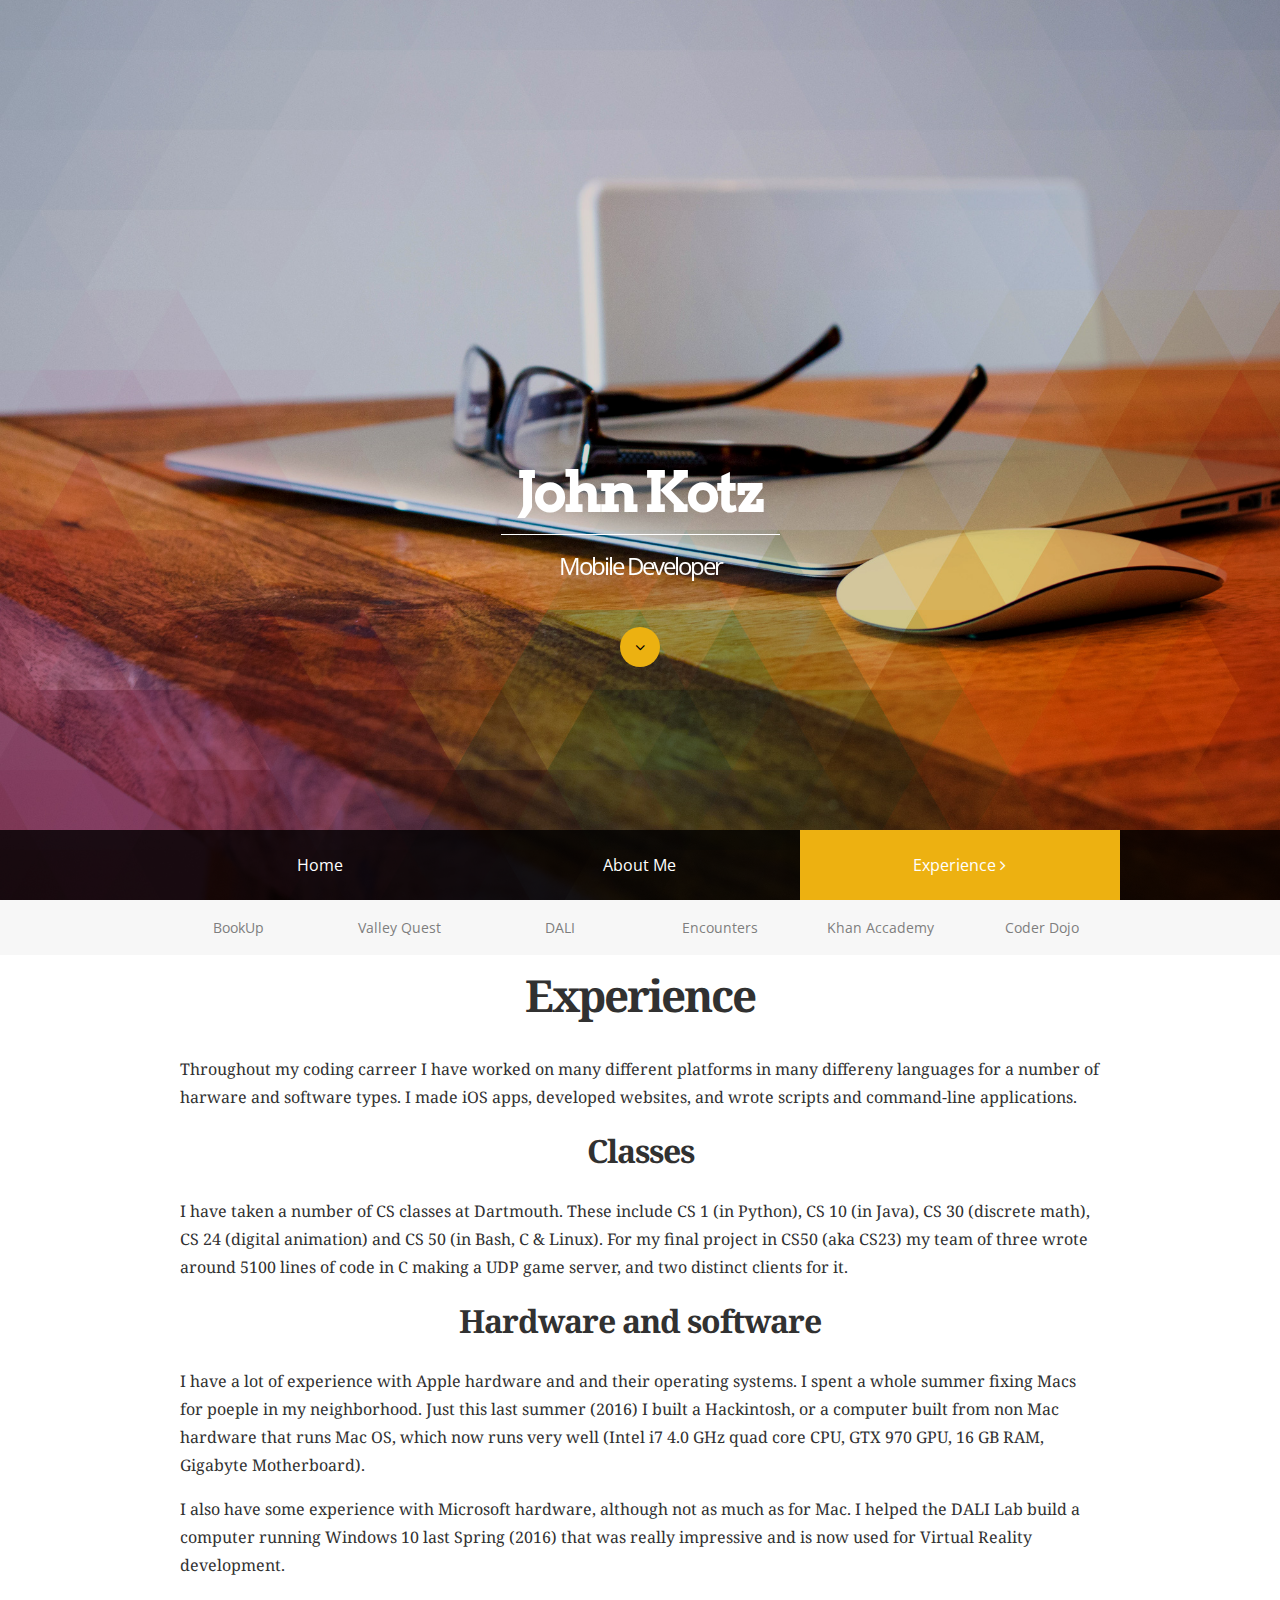
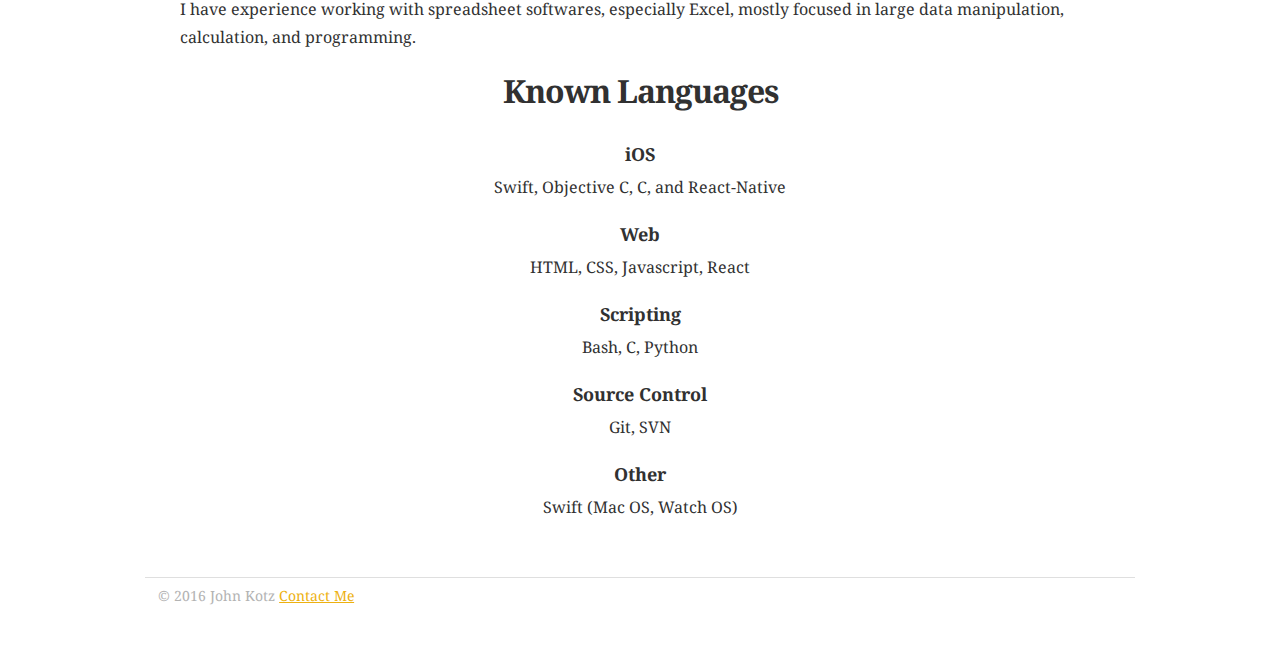
<file: experience.html>
<!DOCTYPE html>
<html xmlns="http://www.w3.org/1999/xhtml">
	<head>

		<meta charset="utf-8" />

		<!-- User defined head content such as meta tags and encoding options -->
		
<meta http-equiv="Content-Type" content="text/html; charset=utf-8" />
		<meta name="PRIORITY" content="1.000000" />
		<meta name="generator" content="RapidWeaver" />
		

		<!-- User defined head content -->
		

		<!-- Meta tags -->
	  <meta name="viewport" content="width=device-width, initial-scale=1.0, maximum-scale=1.0, user-scalable=0" />

		<title>Experience | John Kotz</title>

		<!-- Load some fonts from Google's Font service -->
		<link href='https://fonts.googleapis.com/css?family=Open Sans:400,300,800|Noto Serif|Arvo' rel='stylesheet' type='text/css'>

		<!-- CSS stylesheets reset -->
	  <link rel="stylesheet" type="text/css" media="all" href="rw_common/themes/tesla/consolidated.css" />
		

		<!-- CSS for the Foundation framework's CSS that handles the responsive columnized layout -->
	  

	  <!-- Main Stylesheet -->
		

	  <!-- Loads Font Awesome v4.0.3 CSS from CDN -->
	  <link href="https://netdna.bootstrapcdn.com/font-awesome/4.1.0/css/font-awesome.min.css" rel="stylesheet">
	
		<!-- RapidWeaver Color Picker Stylesheet -->
		  

	  <!-- Theme specific media queries -->
		

		<!-- Base RapidWeaver javascript -->
		<script type="text/javascript" src="rw_common/themes/tesla/javascript.js"></script>

		<!-- jQuery 1.8 is included in the theme internally -->
	  <script src="rw_common/themes/tesla/js/jquery.min.js"></script>

	  <!-- Theme specific javascript, along with jQuery Easing and a few other elements -->
	  <script src="rw_common/themes/tesla/js/elixir.js"></script>

		<!-- Style variations -->
		<script type="text/javascript" src="rw_common/themes/tesla/js/sidebar/sidebar_hidden.js"></script>
		

		<!-- User defined styles -->
		<style type="text/css" media="all">#topHeader {
	margin-top: -50px;
	margin-bottom: 30px;
}

p {
	margin-left: 20px;
	margin-right: 20px;
}

#knownLanguagesDiv {
	text-align: center;	
}

.subHeaders {
	color: #E0BC03
}

.languagesP {
	margin-top: -20px;	
}</style>

		<!-- User defined javascript -->
		

		<!-- Plugin injected code -->
		

	
	<!-- Start Google Analytics -->
<script>
  (function(i,s,o,g,r,a,m){i['GoogleAnalyticsObject']=r;i[r]=i[r]||function(){
  (i[r].q=i[r].q||[]).push(arguments)},i[r].l=1*new Date();a=s.createElement(o),
  m=s.getElementsByTagName(o)[0];a.async=1;a.src=g;m.parentNode.insertBefore(a,m)
  })(window,document,'script','https://www.google-analytics.com/analytics.js','ga');

  ga('create', 'UA-82338511-1', 'auto');
  ga('send', 'pageview');

</script><!-- End Google Analytics -->
</head>
	
	<!-- This page was created with RapidWeaver from Realmac Software. http://www.realmacsoftware.com -->

	<body>

			<header role="banner">

				<!-- Site Logo -->
				<div id="logo" data-0="opacity: 1;" data-top-bottom="opacity: 0;" data-anchor-target="#logo">
			  	  
				</div>
				
				<div id="title_wrapper">
						<!-- Site Title -->
						<h1 id="site_title" data-0="opacity: 1; top:0px;" data-600="opacity: 0; top: 80px;" data-anchor-target="#site_title">
							John Kotz
						</h1>

						<!-- Site Slogan -->
						<h2 id="site_slogan" data-0="opacity: 1; top:0px;" data-600="opacity: 0; top: 80px;" data-anchor-target="#site_slogan">
							Mobile Developer
						</h2>

						<!-- Scroll down button -->
						<div id="scroll_down_button" data-0="opacity: 1; top:0px;" data-400="opacity: 0; top: 100px;" data-anchor-target="#scroll_down_button">
							<i class="fa fa-angle-down"></i>
						</div>
				</div>
				
				<!-- Top level navigation -->
				<div id="navigation_bar">
					<div class="row site_width">
						<div class="large-12 columns">
							<nav id="top_navigation"><ul><li><a href="./" rel="">Home</a></li><li><a href="code/" rel="">About Me</a></li><li><a href="experience.html" rel="" id="current" class="parent">Experience</a></li></ul></nav>
						</div>
					</div>
				</div>

			</header>

		<!-- Sub-navigation -->
		<div id="sub_navigation_bar">
			<div class="row site_width">
				<div class="large-12 columns">
					<nav id="sub_navigation"><ul><li><ul><li><a href="bookup.html" rel="">BookUp</a></li><li><a href="valleyquest.html" rel="">Valley Quest</a></li><li><a href="dali.html" rel="">DALI</a></li><li><a href="encounters.html" rel="">Encounters</a></li><li><a href="khanAccademy.html" rel="">Khan Accademy</a></li><li><a href="coderDojo.html" rel="">Coder Dojo</a></li></ul></li></ul></nav>
				</div>
			</div>
		</div>

		<!-- Mobile Navigation -->
		<div id="mobile_navigation_toggle">
			<i id="mobile_navigation_toggle_icon" class="fa fa-bars"></i>
		</div>
		<nav id="mobile_navigation">
			<ul><li><a href="./" rel="">Home</a></li><li><a href="code/" rel="">About Me</a></li><li><a href="experience.html" rel="" id="current" class="parent">Experience</a><ul><li><a href="bookup.html" rel="">BookUp</a></li><li><a href="valleyquest.html" rel="">Valley Quest</a></li><li><a href="dali.html" rel="">DALI</a></li><li><a href="encounters.html" rel="">Encounters</a></li><li><a href="khanAccademy.html" rel="">Khan Accademy</a></li><li><a href="coderDojo.html" rel="">Coder Dojo</a></li></ul></li></ul>
		</nav>

		<!-- Main Content area and sidebar -->
		<div class="row site_width" id="container">
			<section id="content"class="large-8 columns">
				<a name="anchor"></a>
<h1 class="header" id="topHeader">Experience</h1>

<p>Throughout my coding carreer I have worked on many different platforms in many differeny languages for a number of harware and software types. I made iOS apps, developed websites, and wrote scripts and command-line applications. </p>

<h3 class="header">Classes</h3>

<p>I have taken a number of CS classes at Dartmouth. These include CS 1 (in Python), CS 10 (in Java), CS 30 (discrete math), CS 24 (digital animation) and CS 50 (in Bash, C & Linux). For my final project in CS50 (aka CS23) my team of three wrote around 5100 lines of code in C making a UDP game server, and two distinct clients for it.</p>

<h3 class="header">Hardware and software</h3>

<p>I have a lot of experience with Apple hardware and and their operating systems. I spent a whole summer fixing Macs for poeple in my neighborhood. Just this last summer (2016) I built a Hackintosh, or a computer built from non Mac hardware that runs Mac OS, which now runs very well (Intel i7 4.0 GHz quad core CPU, GTX 970 GPU, 16 GB RAM, Gigabyte Motherboard).</p>

<p>I also have some experience with Microsoft hardware, although not as much as for Mac. I helped the DALI Lab build a computer running Windows 10 last Spring (2016) that was really impressive and is now used for Virtual Reality development.</p>

<p>I have experience working with spreadsheet softwares, especially Excel, mostly focused in large data manipulation, calculation, and programming.</p>

<h3 class="header">Known Languages</h3>

<div id="knownLanguagesDiv">
	<h6>iOS</h6>
	<p class="languagesP">Swift, Objective C, C, and React-Native</p>
	
	<h6>Web</h6>
	<p class="languagesP">HTML, CSS, Javascript, React</p>
	
	<h6>Scripting</h6>
	<p class="languagesP">Bash, C, Python</p>
	
	<h6>Source Control</h6>
	<p class="languagesP">Git, SVN</p>
	
	<h6>Other</h6>
	<p class="languagesP">Swift (Mac OS, Watch OS)</p>
<div>
			</section>
			<aside id="sidebar" class="large-4 columns">
				<!-- Sidebar content -->
				<h4 id="sidebar_title"></h4>
				<div id="sidebar_content"></div>
				<div id="archives">
					
				</div>
			</aside>
		</div>

		<!-- Footer -->
		<footer class="row site_width">
			<div id="footer_content" class="large-12 columns">
				<div id="breadcrumb_container">
					<i class="fa fa-folder-open-o"></i> <span id="breadcrumb"></span>
				</div>
				&copy; 2016 John Kotz <a href="#" id="rw_email_contact">Contact Me</a><script type="text/javascript">var _rwObsfuscatedHref0 = "mai";var _rwObsfuscatedHref1 = "lto";var _rwObsfuscatedHref2 = ":Jo";var _rwObsfuscatedHref3 = "hn.";var _rwObsfuscatedHref4 = "P.K";var _rwObsfuscatedHref5 = "otz";var _rwObsfuscatedHref6 = ".19";var _rwObsfuscatedHref7 = "@Da";var _rwObsfuscatedHref8 = "rtm";var _rwObsfuscatedHref9 = "out";var _rwObsfuscatedHref10 = "h.e";var _rwObsfuscatedHref11 = "du";var _rwObsfuscatedHref = [base64]; document.getElementById("rw_email_contact").href = _rwObsfuscatedHref;</script>
			</div>
		</footer>

		<!-- Scroll up button -->
		<div id="scroll_up_button"><i class="fa fa-angle-up"></i></div>

		<!-- Handles loading Skrollr, which helps in animating portions of the header area. -->
		<!-- We check to see if the user is on an mobile device or not, and only serve up -->
		<!-- the animations on non-mobile devices. -->
		<script>
			$elixir(window).load(function() {
			  if(!(/Android|iPhone|iPad|iPod|BlackBerry|Windows Phone/i).test(navigator.userAgent || navigator.vendor || window.opera)){
			      skrollr.init({
			          forceHeight: false
			      });
			  }
			});
		</script>

	</body>

</html>
</file>
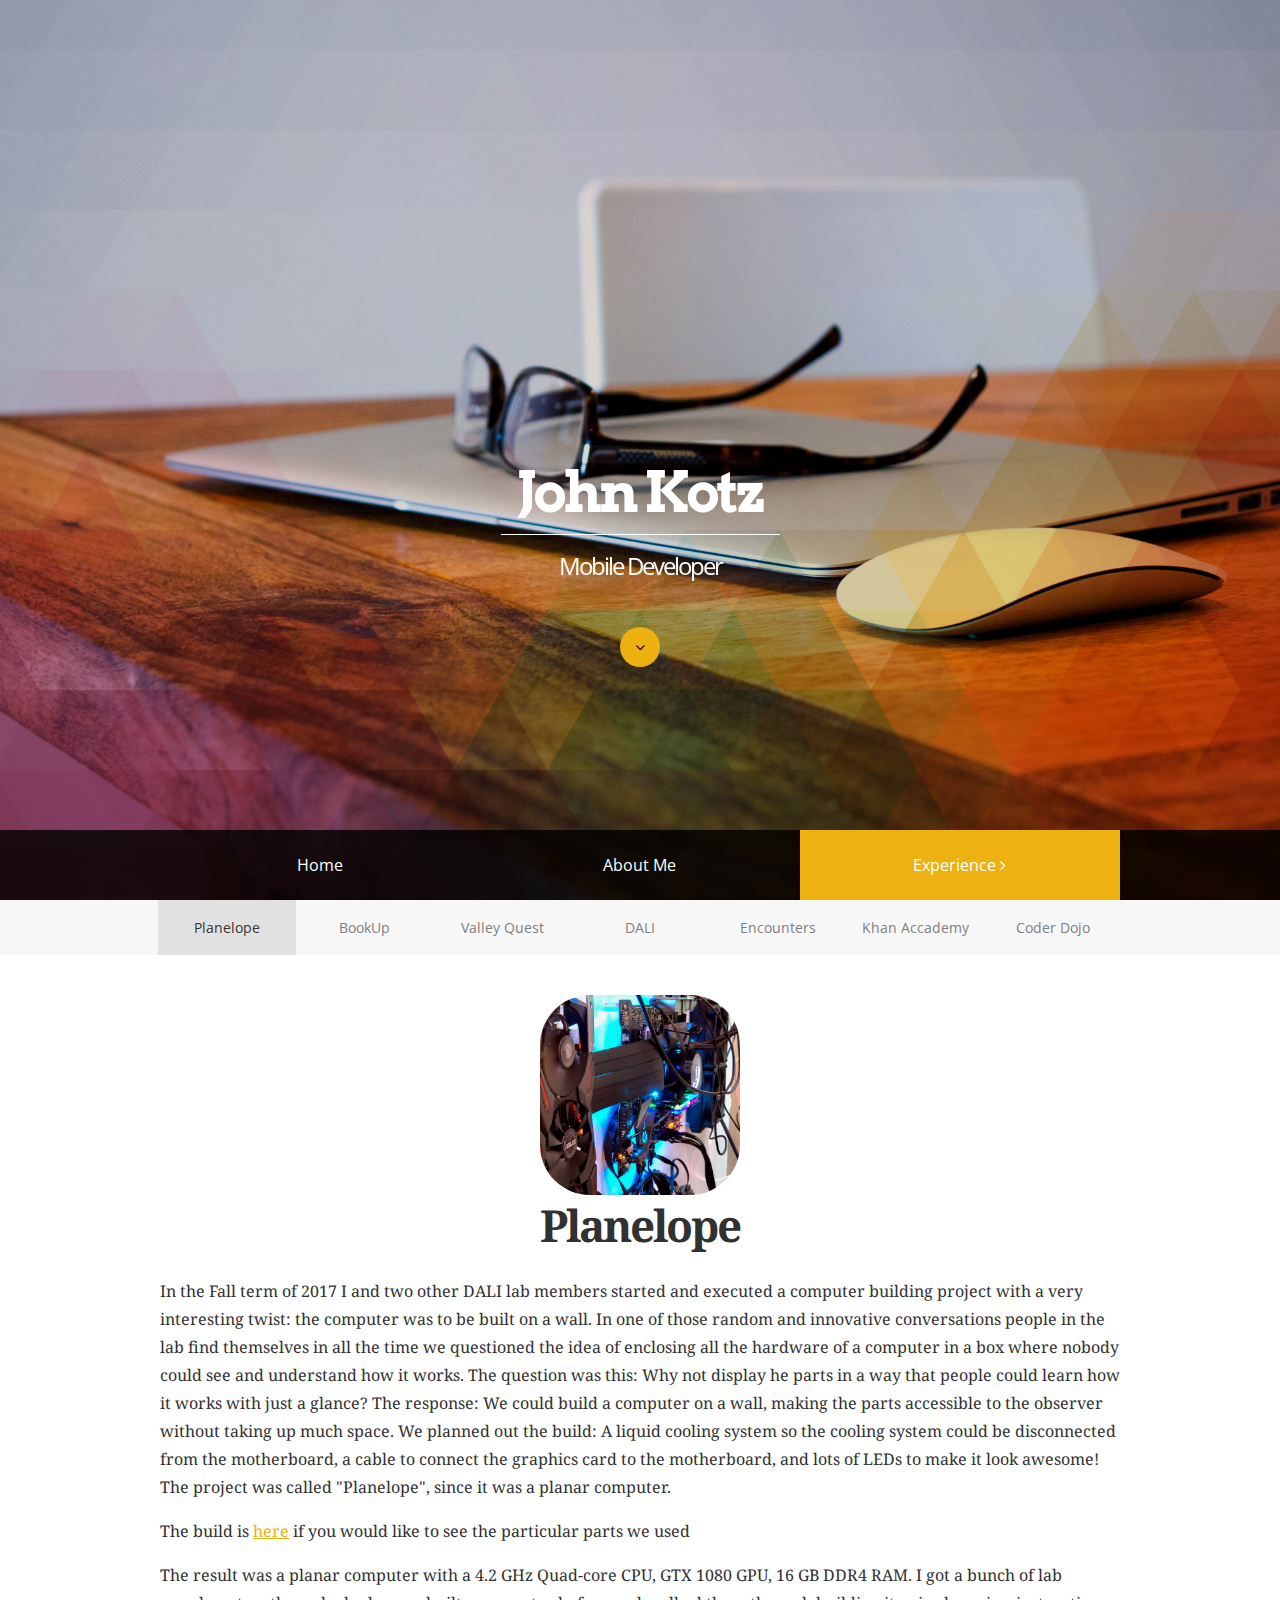
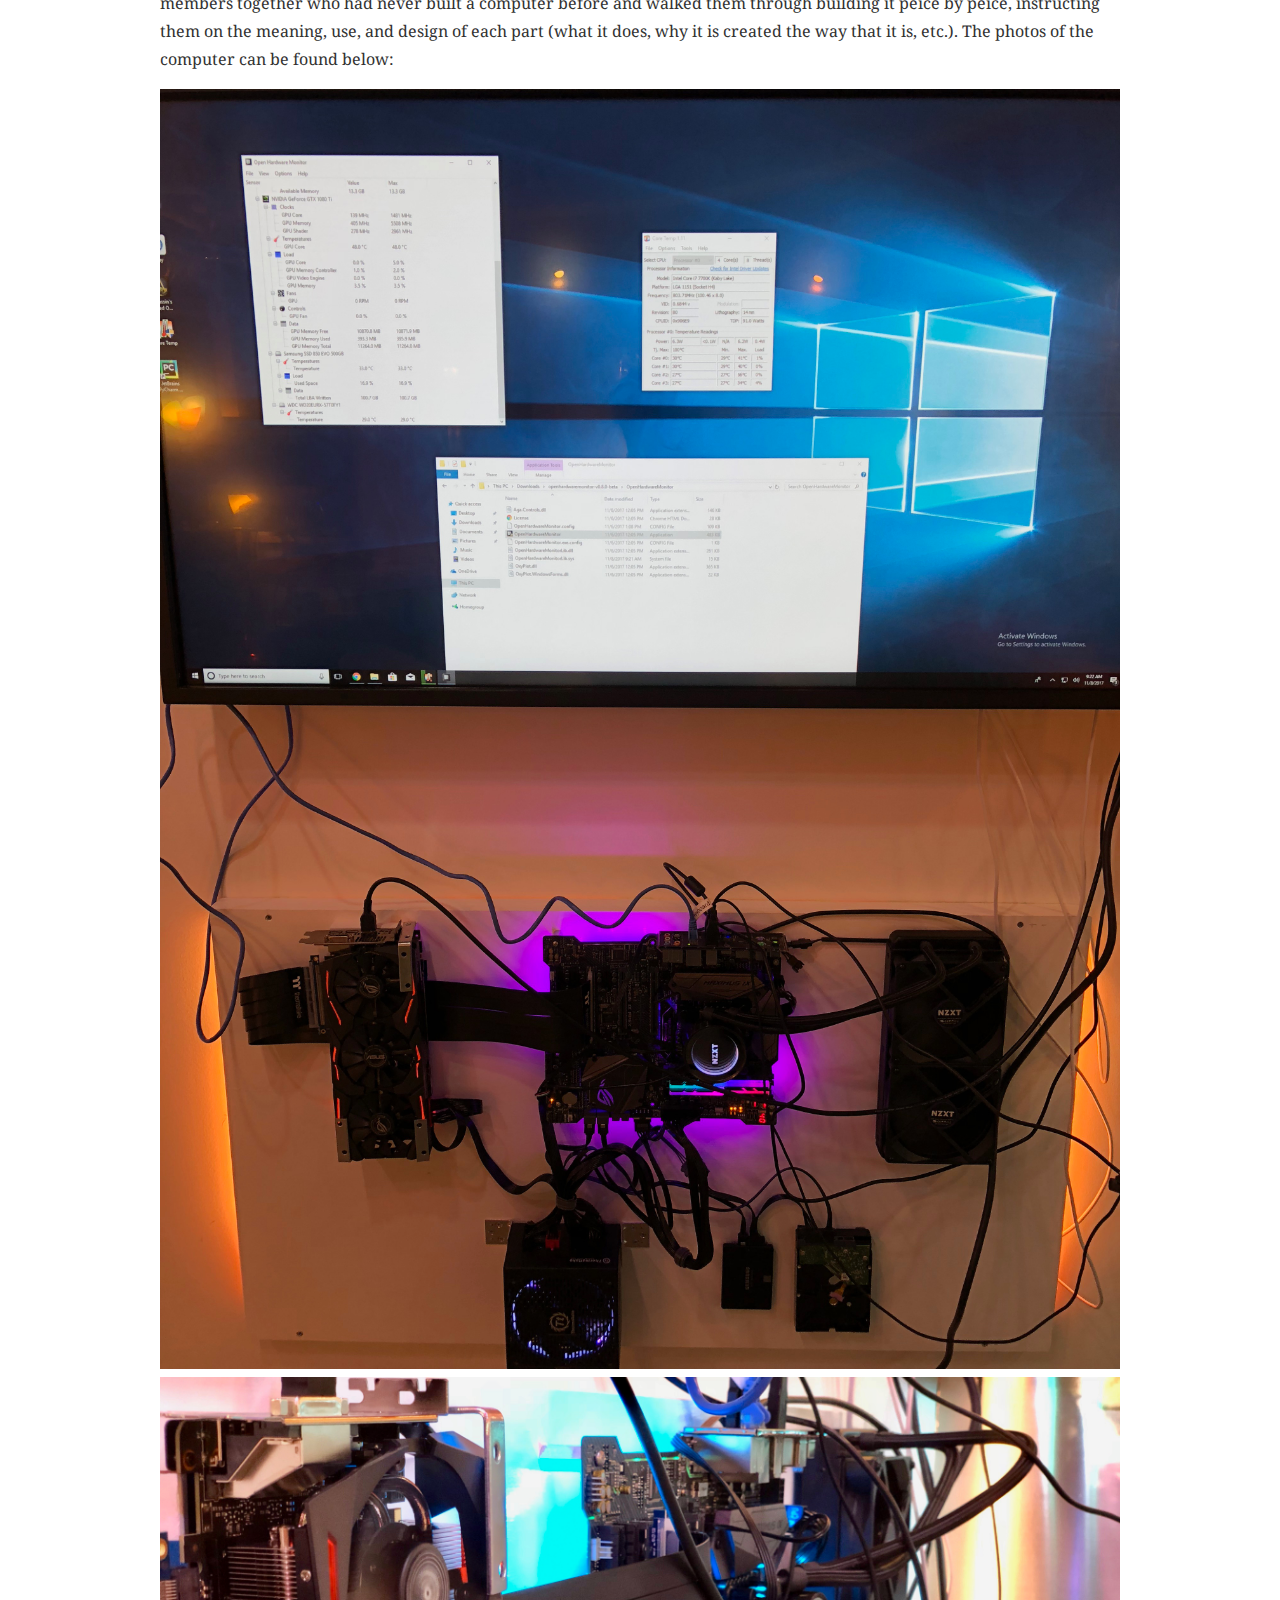
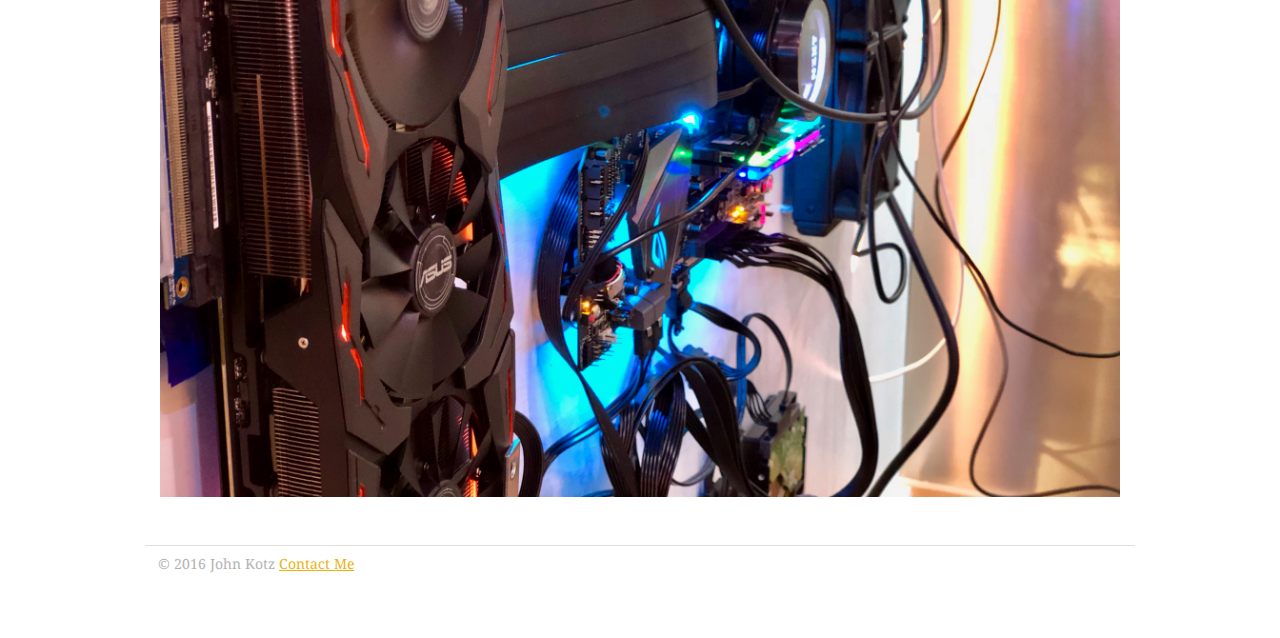
<file: planelope.html>
<!DOCTYPE html>
<html xmlns="http://www.w3.org/1999/xhtml">
	<head>

		<meta charset="utf-8" />

		<!-- User defined head content such as meta tags and encoding options -->
		
<meta http-equiv="Content-Type" content="text/html; charset=utf-8" />
		<meta name="generator" content="RapidWeaver" />
		

		<!-- User defined head content -->
		

		<!-- Meta tags -->
	  <meta name="viewport" content="width=device-width, initial-scale=1.0, maximum-scale=1.0, user-scalable=0" />

		<title>Planelope | John Kotz</title>

		<!-- Load some fonts from Google's Font service -->
		<link href='https://fonts.googleapis.com/css?family=Open Sans:400,300,800|Noto Serif|Arvo' rel='stylesheet' type='text/css'>

		<!-- CSS stylesheets reset -->
	  <link rel="stylesheet" type="text/css" media="all" href="rw_common/themes/tesla/consolidated.css" />
		

		<!-- CSS for the Foundation framework's CSS that handles the responsive columnized layout -->
	  

	  <!-- Main Stylesheet -->
		

	  <!-- Loads Font Awesome v4.0.3 CSS from CDN -->
	  <link href="https://netdna.bootstrapcdn.com/font-awesome/4.1.0/css/font-awesome.min.css" rel="stylesheet">
	
		<!-- RapidWeaver Color Picker Stylesheet -->
		  

	  <!-- Theme specific media queries -->
		

		<!-- Base RapidWeaver javascript -->
		<script type="text/javascript" src="rw_common/themes/tesla/javascript.js"></script>

		<!-- jQuery 1.8 is included in the theme internally -->
	  <script src="rw_common/themes/tesla/js/jquery.min.js"></script>

	  <!-- Theme specific javascript, along with jQuery Easing and a few other elements -->
	  <script src="rw_common/themes/tesla/js/elixir.js"></script>

		<!-- Style variations -->
		<script type="text/javascript" src="rw_common/themes/tesla/js/sidebar/sidebar_hidden.js"></script>
		

		<!-- User defined styles -->
		

		<!-- User defined javascript -->
		

		<!-- Plugin injected code -->
		

	
	<!-- Start Google Analytics -->
<script>
  (function(i,s,o,g,r,a,m){i['GoogleAnalyticsObject']=r;i[r]=i[r]||function(){
  (i[r].q=i[r].q||[]).push(arguments)},i[r].l=1*new Date();a=s.createElement(o),
  m=s.getElementsByTagName(o)[0];a.async=1;a.src=g;m.parentNode.insertBefore(a,m)
  })(window,document,'script','https://www.google-analytics.com/analytics.js','ga');

  ga('create', 'UA-82338511-1', 'auto');
  ga('send', 'pageview');

</script><!-- End Google Analytics -->
</head>
	
	<!-- This page was created with RapidWeaver from Realmac Software. http://www.realmacsoftware.com -->

	<body>

			<header role="banner">

				<!-- Site Logo -->
				<div id="logo" data-0="opacity: 1;" data-top-bottom="opacity: 0;" data-anchor-target="#logo">
			  	  
				</div>
				
				<div id="title_wrapper">
						<!-- Site Title -->
						<h1 id="site_title" data-0="opacity: 1; top:0px;" data-600="opacity: 0; top: 80px;" data-anchor-target="#site_title">
							John Kotz
						</h1>

						<!-- Site Slogan -->
						<h2 id="site_slogan" data-0="opacity: 1; top:0px;" data-600="opacity: 0; top: 80px;" data-anchor-target="#site_slogan">
							Mobile Developer
						</h2>

						<!-- Scroll down button -->
						<div id="scroll_down_button" data-0="opacity: 1; top:0px;" data-400="opacity: 0; top: 100px;" data-anchor-target="#scroll_down_button">
							<i class="fa fa-angle-down"></i>
						</div>
				</div>
				
				<!-- Top level navigation -->
				<div id="navigation_bar">
					<div class="row site_width">
						<div class="large-12 columns">
							<nav id="top_navigation"><ul><li><a href="./" rel="">Home</a></li><li><a href="code/" rel="">About Me</a></li><li><a href="experience.html" rel="" class="currentAncestor parent">Experience</a></li></ul></nav>
						</div>
					</div>
				</div>

			</header>

		<!-- Sub-navigation -->
		<div id="sub_navigation_bar">
			<div class="row site_width">
				<div class="large-12 columns">
					<nav id="sub_navigation"><ul><li><ul><li><a href="planelope.html" rel="" id="current">Planelope</a></li><li><a href="bookup.html" rel="">BookUp</a></li><li><a href="valleyquest.html" rel="">Valley Quest</a></li><li><a href="dali.html" rel="">DALI</a></li><li><a href="encounters.html" rel="">Encounters</a></li><li><a href="khanAccademy.html" rel="">Khan Accademy</a></li><li><a href="coderDojo.html" rel="">Coder Dojo</a></li></ul></li></ul></nav>
				</div>
			</div>
		</div>

		<!-- Mobile Navigation -->
		<div id="mobile_navigation_toggle">
			<i id="mobile_navigation_toggle_icon" class="fa fa-bars"></i>
		</div>
		<nav id="mobile_navigation">
			<ul><li><a href="./" rel="">Home</a></li><li><a href="code/" rel="">About Me</a></li><li><a href="experience.html" rel="" class="currentAncestor parent">Experience</a><ul><li><a href="planelope.html" rel="" id="current">Planelope</a></li><li><a href="bookup.html" rel="">BookUp</a></li><li><a href="valleyquest.html" rel="">Valley Quest</a></li><li><a href="dali.html" rel="">DALI</a></li><li><a href="encounters.html" rel="">Encounters</a></li><li><a href="khanAccademy.html" rel="">Khan Accademy</a></li><li><a href="coderDojo.html" rel="">Coder Dojo</a></li></ul></li></ul>
		</nav>

		<!-- Main Content area and sidebar -->
		<div class="row site_width" id="container">
			<section id="content"class="large-8 columns">
				<img src="resources/planelope.jpg" id="iconImage"/>
<h1 class="header">Planelope</h1>

<p>In the Fall term of 2017 I and two other DALI lab members started and executed a computer building project with a very interesting twist: the computer was to be built on a wall. In one of those random and innovative conversations people in the lab find themselves in all the time we questioned the idea of enclosing all the hardware of a computer in a box where nobody could see and understand how it works. The question was this: Why not display he parts in a way that people could learn how it works with just a glance? The response: We could build a computer on a wall, making the parts accessible to the observer without taking up much space. We planned out the build: A liquid cooling system so the cooling system could be disconnected from the motherboard, a cable to connect the graphics card to the motherboard, and lots of LEDs to make it look awesome! The project was called "Planelope", since it was a planar computer.</p>

<p>The build is <a href="https://pcpartpicker.com/user/johnlev/saved/92n7hM">here</a> if you would like to see the particular parts we used</p>

<p>The result was a planar computer with a 4.2 GHz Quad-core CPU, GTX 1080 GPU, 16 GB DDR4 RAM. I got a bunch of lab members together who had never built a computer before and walked them through building it peice by peice, instructing them on the meaning, use, and design of each part (what it does, why it is created the way that it is, etc.). The photos of the computer can be found below:</p>

<img src="resources/planelope1.jpg">
<img src="resources/planelope2.jpg">
			</section>
			<aside id="sidebar" class="large-4 columns">
				<!-- Sidebar content -->
				<h4 id="sidebar_title"></h4>
				<div id="sidebar_content"></div>
				<div id="archives">
					
				</div>
			</aside>
		</div>

		<!-- Footer -->
		<footer class="row site_width">
			<div id="footer_content" class="large-12 columns">
				<div id="breadcrumb_container">
					<i class="fa fa-folder-open-o"></i> <span id="breadcrumb"></span>
				</div>
				&copy; 2016 John Kotz <a href="#" id="rw_email_contact">Contact Me</a><script type="text/javascript">var _rwObsfuscatedHref0 = "mai";var _rwObsfuscatedHref1 = "lto";var _rwObsfuscatedHref2 = ":Jo";var _rwObsfuscatedHref3 = "hn.";var _rwObsfuscatedHref4 = "P.K";var _rwObsfuscatedHref5 = "otz";var _rwObsfuscatedHref6 = ".19";var _rwObsfuscatedHref7 = "@Da";var _rwObsfuscatedHref8 = "rtm";var _rwObsfuscatedHref9 = "out";var _rwObsfuscatedHref10 = "h.e";var _rwObsfuscatedHref11 = "du";var _rwObsfuscatedHref = [base64]; document.getElementById("rw_email_contact").href = _rwObsfuscatedHref;</script>
			</div>
		</footer>

		<!-- Scroll up button -->
		<div id="scroll_up_button"><i class="fa fa-angle-up"></i></div>

		<!-- Handles loading Skrollr, which helps in animating portions of the header area. -->
		<!-- We check to see if the user is on an mobile device or not, and only serve up -->
		<!-- the animations on non-mobile devices. -->
		<script>
			$elixir(window).load(function() {
			  if(!(/Android|iPhone|iPad|iPod|BlackBerry|Windows Phone/i).test(navigator.userAgent || navigator.vendor || window.opera)){
			      skrollr.init({
			          forceHeight: false
			      });
			  }
			});
		</script>

	</body>

</html>
</file>
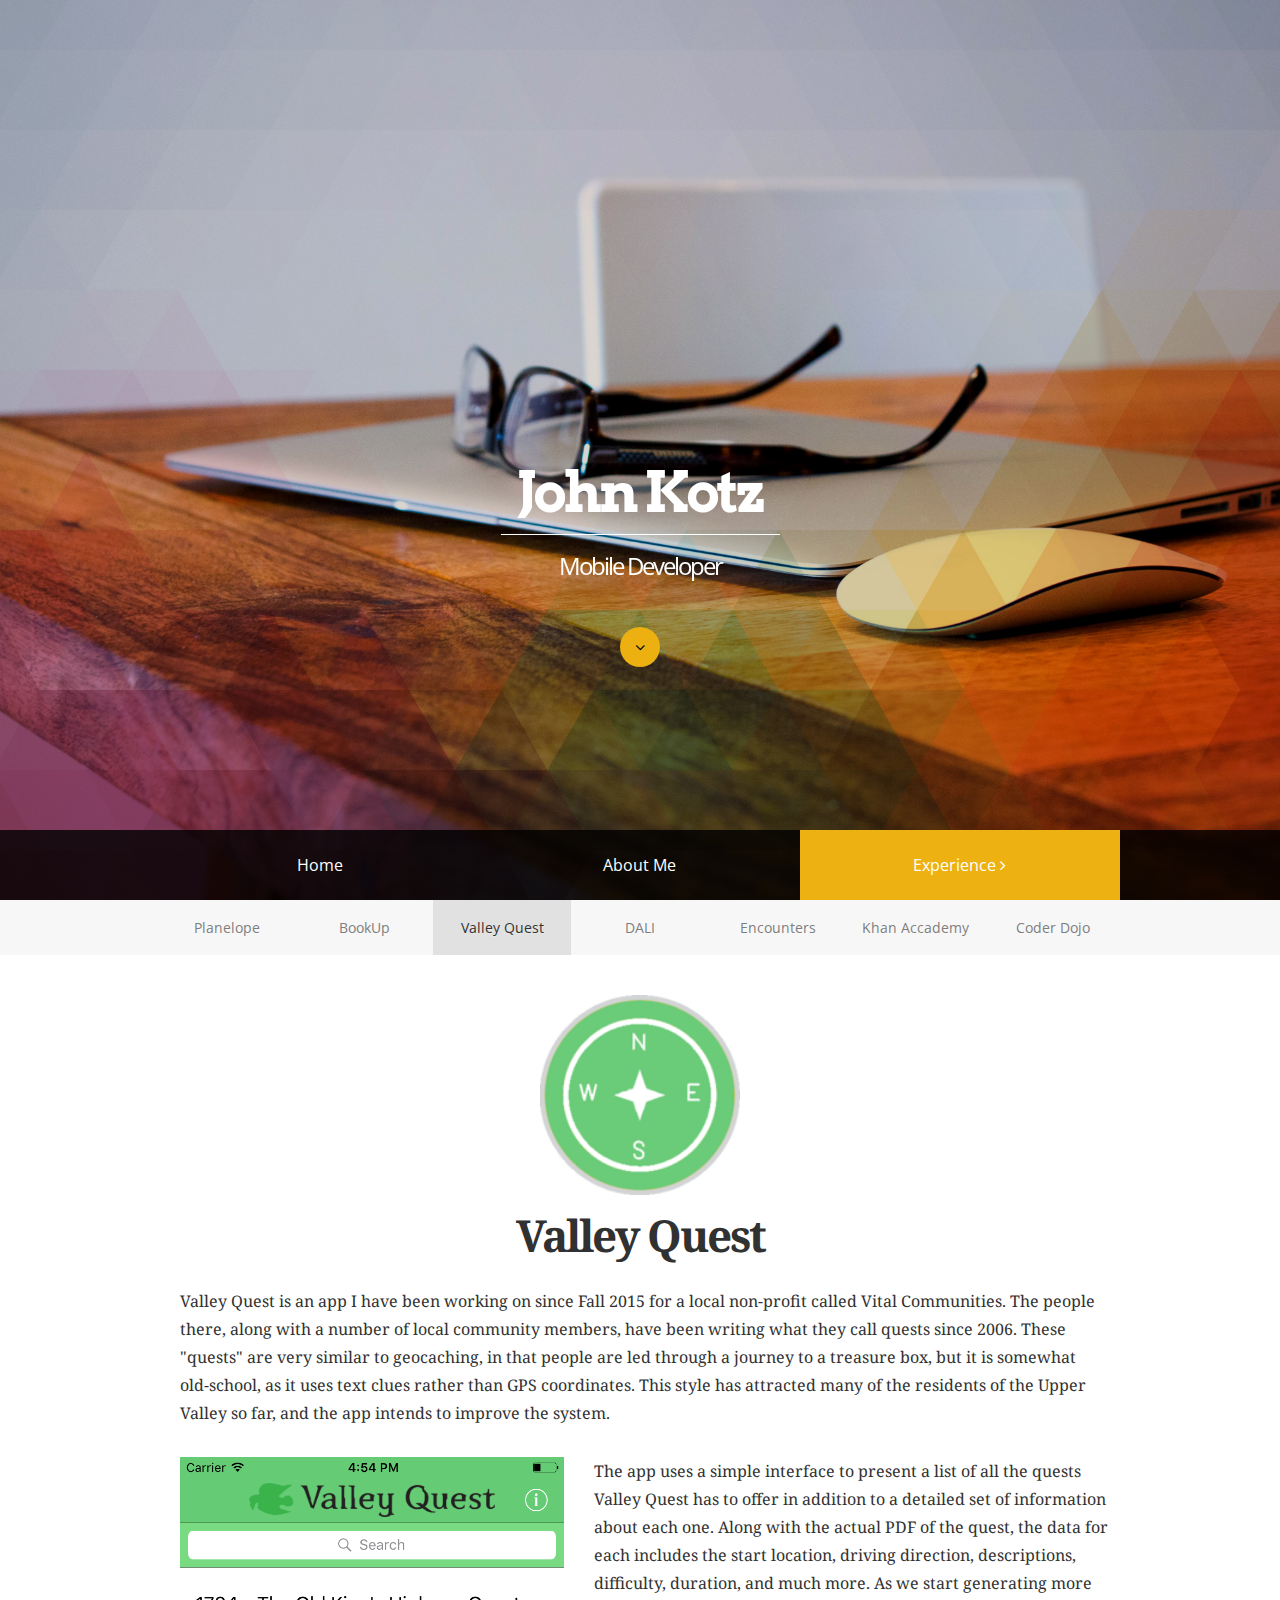
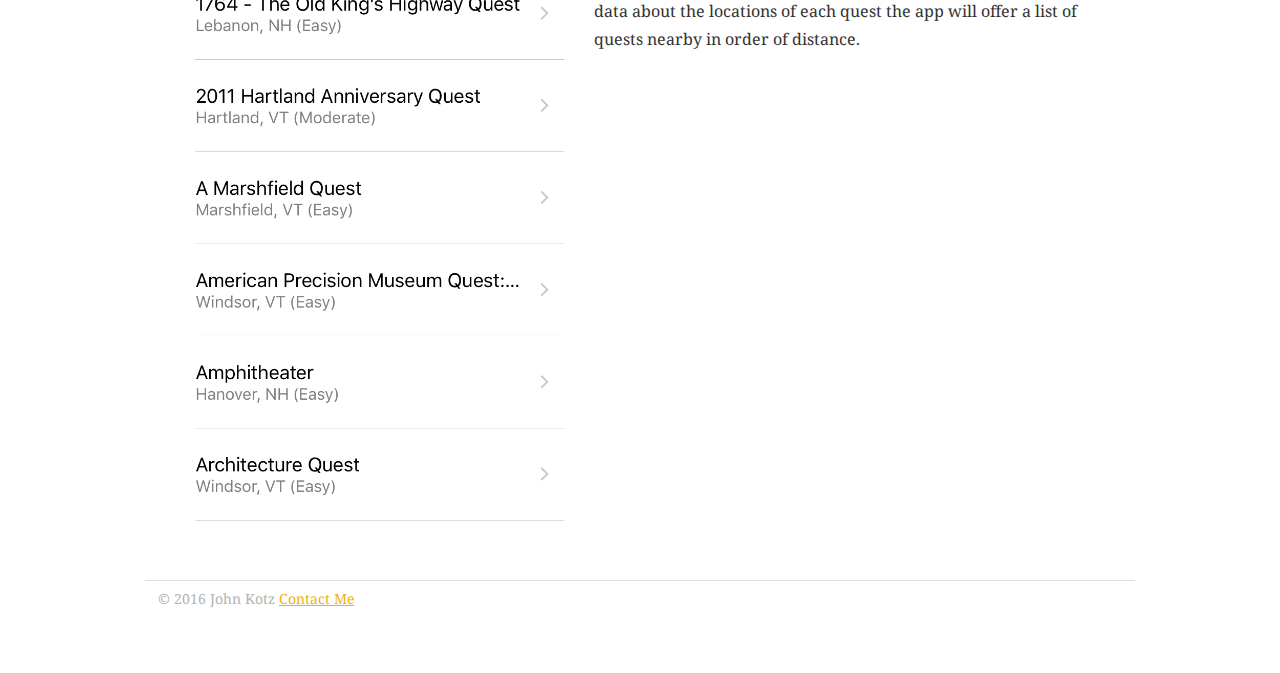
<file: valleyquest.html>
<!DOCTYPE html>
<html xmlns="http://www.w3.org/1999/xhtml">
	<head>

		<meta charset="utf-8" />

		<!-- User defined head content such as meta tags and encoding options -->
		
<meta http-equiv="Content-Type" content="text/html; charset=utf-8" />
		<meta name="generator" content="RapidWeaver" />
		

		<!-- User defined head content -->
		

		<!-- Meta tags -->
	  <meta name="viewport" content="width=device-width, initial-scale=1.0, maximum-scale=1.0, user-scalable=0" />

		<title>Valley Quest | John Kotz</title>

		<!-- Load some fonts from Google's Font service -->
		<link href='https://fonts.googleapis.com/css?family=Open Sans:400,300,800|Noto Serif|Arvo' rel='stylesheet' type='text/css'>

		<!-- CSS stylesheets reset -->
	  <link rel="stylesheet" type="text/css" media="all" href="rw_common/themes/tesla/consolidated.css" />
		

		<!-- CSS for the Foundation framework's CSS that handles the responsive columnized layout -->
	  

	  <!-- Main Stylesheet -->
		

	  <!-- Loads Font Awesome v4.0.3 CSS from CDN -->
	  <link href="https://netdna.bootstrapcdn.com/font-awesome/4.1.0/css/font-awesome.min.css" rel="stylesheet">
	
		<!-- RapidWeaver Color Picker Stylesheet -->
		  

	  <!-- Theme specific media queries -->
		

		<!-- Base RapidWeaver javascript -->
		<script type="text/javascript" src="rw_common/themes/tesla/javascript.js"></script>

		<!-- jQuery 1.8 is included in the theme internally -->
	  <script src="rw_common/themes/tesla/js/jquery.min.js"></script>

	  <!-- Theme specific javascript, along with jQuery Easing and a few other elements -->
	  <script src="rw_common/themes/tesla/js/elixir.js"></script>

		<!-- Style variations -->
		<script type="text/javascript" src="rw_common/themes/tesla/js/sidebar/sidebar_hidden.js"></script>
		

		<!-- User defined styles -->
		<style type="text/css" media="all">#iconImage {
	margin-bottom: 10px	
}

p {
	margin-right: 20px;
	margin-left: 20px;
}

#appDescriptionDiv {
	margin-right: 20px;
	margin-left: 20px;
	margin-top: 30px;
	display: -webkit-flex;
    display: flex;
	width: 100%;
}

#demoImage {
	width: 40%;
}

#demoDesc {
	margin-left: 30px;
	
}</style>

		<!-- User defined javascript -->
		

		<!-- Plugin injected code -->
		

	
	<!-- Start Google Analytics -->
<script>
  (function(i,s,o,g,r,a,m){i['GoogleAnalyticsObject']=r;i[r]=i[r]||function(){
  (i[r].q=i[r].q||[]).push(arguments)},i[r].l=1*new Date();a=s.createElement(o),
  m=s.getElementsByTagName(o)[0];a.async=1;a.src=g;m.parentNode.insertBefore(a,m)
  })(window,document,'script','https://www.google-analytics.com/analytics.js','ga');

  ga('create', 'UA-82338511-1', 'auto');
  ga('send', 'pageview');

</script><!-- End Google Analytics -->
</head>
	
	<!-- This page was created with RapidWeaver from Realmac Software. http://www.realmacsoftware.com -->

	<body>

			<header role="banner">

				<!-- Site Logo -->
				<div id="logo" data-0="opacity: 1;" data-top-bottom="opacity: 0;" data-anchor-target="#logo">
			  	  
				</div>
				
				<div id="title_wrapper">
						<!-- Site Title -->
						<h1 id="site_title" data-0="opacity: 1; top:0px;" data-600="opacity: 0; top: 80px;" data-anchor-target="#site_title">
							John Kotz
						</h1>

						<!-- Site Slogan -->
						<h2 id="site_slogan" data-0="opacity: 1; top:0px;" data-600="opacity: 0; top: 80px;" data-anchor-target="#site_slogan">
							Mobile Developer
						</h2>

						<!-- Scroll down button -->
						<div id="scroll_down_button" data-0="opacity: 1; top:0px;" data-400="opacity: 0; top: 100px;" data-anchor-target="#scroll_down_button">
							<i class="fa fa-angle-down"></i>
						</div>
				</div>
				
				<!-- Top level navigation -->
				<div id="navigation_bar">
					<div class="row site_width">
						<div class="large-12 columns">
							<nav id="top_navigation"><ul><li><a href="./" rel="">Home</a></li><li><a href="code/" rel="">About Me</a></li><li><a href="experience.html" rel="" class="currentAncestor parent">Experience</a></li></ul></nav>
						</div>
					</div>
				</div>

			</header>

		<!-- Sub-navigation -->
		<div id="sub_navigation_bar">
			<div class="row site_width">
				<div class="large-12 columns">
					<nav id="sub_navigation"><ul><li><ul><li><a href="planelope.html" rel="">Planelope</a></li><li><a href="bookup.html" rel="">BookUp</a></li><li><a href="valleyquest.html" rel="" id="current">Valley Quest</a></li><li><a href="dali.html" rel="">DALI</a></li><li><a href="encounters.html" rel="">Encounters</a></li><li><a href="khanAccademy.html" rel="">Khan Accademy</a></li><li><a href="coderDojo.html" rel="">Coder Dojo</a></li></ul></li></ul></nav>
				</div>
			</div>
		</div>

		<!-- Mobile Navigation -->
		<div id="mobile_navigation_toggle">
			<i id="mobile_navigation_toggle_icon" class="fa fa-bars"></i>
		</div>
		<nav id="mobile_navigation">
			<ul><li><a href="./" rel="">Home</a></li><li><a href="code/" rel="">About Me</a></li><li><a href="experience.html" rel="" class="currentAncestor parent">Experience</a><ul><li><a href="planelope.html" rel="">Planelope</a></li><li><a href="bookup.html" rel="">BookUp</a></li><li><a href="valleyquest.html" rel="" id="current">Valley Quest</a></li><li><a href="dali.html" rel="">DALI</a></li><li><a href="encounters.html" rel="">Encounters</a></li><li><a href="khanAccademy.html" rel="">Khan Accademy</a></li><li><a href="coderDojo.html" rel="">Coder Dojo</a></li></ul></li></ul>
		</nav>

		<!-- Main Content area and sidebar -->
		<div class="row site_width" id="container">
			<section id="content"class="large-8 columns">
				<a name="anchor"></a>
<img src="resources/ValleyQuestIcon167.png" id="iconImage"/>
<h1 class="header">Valley Quest</h1>

<p>Valley Quest is an app I have been working on since Fall 2015 for a local non-profit called Vital Communities. The people there, along with a number of local community members, have been writing what they call quests since 2006. These "quests" are very similar to geocaching, in that people are led through a journey to a treasure box, but it is somewhat old-school, as it uses text clues rather than GPS coordinates. This style has attracted many of the residents of the Upper Valley so far, and the app intends to improve the system.</p>

<div id="appDescriptionDiv">
	<img src="resources/ValleyQuestDemo.png" id="demoImage"/>
	<p id="demoDesc">The app uses a simple interface to present a list of all the quests Valley Quest has to offer in addition to a detailed set of information about each one. Along with the actual PDF of the quest, the data for each includes the start location, driving direction, descriptions, difficulty, duration, and much more. As we start generating more data about the locations of each quest the app will offer a list of quests nearby in order of distance.</p>
<div>
			</section>
			<aside id="sidebar" class="large-4 columns">
				<!-- Sidebar content -->
				<h4 id="sidebar_title"></h4>
				<div id="sidebar_content"></div>
				<div id="archives">
					
				</div>
			</aside>
		</div>

		<!-- Footer -->
		<footer class="row site_width">
			<div id="footer_content" class="large-12 columns">
				<div id="breadcrumb_container">
					<i class="fa fa-folder-open-o"></i> <span id="breadcrumb"></span>
				</div>
				&copy; 2016 John Kotz <a href="#" id="rw_email_contact">Contact Me</a><script type="text/javascript">var _rwObsfuscatedHref0 = "mai";var _rwObsfuscatedHref1 = "lto";var _rwObsfuscatedHref2 = ":Jo";var _rwObsfuscatedHref3 = "hn.";var _rwObsfuscatedHref4 = "P.K";var _rwObsfuscatedHref5 = "otz";var _rwObsfuscatedHref6 = ".19";var _rwObsfuscatedHref7 = "@Da";var _rwObsfuscatedHref8 = "rtm";var _rwObsfuscatedHref9 = "out";var _rwObsfuscatedHref10 = "h.e";var _rwObsfuscatedHref11 = "du";var _rwObsfuscatedHref = [base64]; document.getElementById("rw_email_contact").href = _rwObsfuscatedHref;</script>
			</div>
		</footer>

		<!-- Scroll up button -->
		<div id="scroll_up_button"><i class="fa fa-angle-up"></i></div>

		<!-- Handles loading Skrollr, which helps in animating portions of the header area. -->
		<!-- We check to see if the user is on an mobile device or not, and only serve up -->
		<!-- the animations on non-mobile devices. -->
		<script>
			$elixir(window).load(function() {
			  if(!(/Android|iPhone|iPad|iPod|BlackBerry|Windows Phone/i).test(navigator.userAgent || navigator.vendor || window.opera)){
			      skrollr.init({
			          forceHeight: false
			      });
			  }
			});
		</script>

	</body>

</html>
</file>
<file: rw_common/themes/tesla/consolidated.css>
@media only screen {/* General Styles */html {  width: 100%;  height: 100%;  margin: 0;  padding: 0;}body {  -webkit-font-smoothing: antialiased;  text-rendering: optimizeLegibility;  -webkit-text-size-adjust: none;  font-family: "Noto Serif", serif;  font-size: 16px;  line-height: 28px;  font-style: normal;  font-variant: normal;  font-weight: normal;  width: 100%;  height: 100%;  letter-spacing: 0;  margin: 0;  padding: 0;  position: relative;}h1,h2,h3,h4,h5,h6 {margin-top: 0;margin-bottom: 22px;}h1 {font-size: 44px;line-height: 60px;letter-spacing: -2px;}h2 {font-size: 38px;line-height: 54px;letter-spacing: -2px;}h3 {font-size: 32px;line-height: 48px;letter-spacing: -1px;}h4 {font-size: 26px;line-height: 42px;letter-spacing: -1px;}h5 {font-size: 20px;line-height: 36px;letter-spacing: 0px;}h6 {font-size: 18px;line-height: 34px;letter-spacing: 0px;}p {margin-top: 0;}b, strong {}a:link, a:visited {}a:hover, a:active {}.image-left {float: left;margin-right: 20px;}.image-right {float: right;margin-left: 20px;}.clearer {clear: both;}blockquote, .standout {font-size: 24px;line-height: 1.4;font-style: italic;}.imageStyle {}figure {margin: 22px 0;}/* ----------------------------------------- *//* Layout                                    *//* ----------------------------------------- *//* Banner Section */header {background-repeat: no-repeat;background-position: center center;background-size: cover;height: 100%;width: auto;position: relative;text-align: center;}#logo,#title_wrapper {-webkit-transform-style: preserve-3d;  display: block;  height: 50%;  width: 100%;  position: absolute;  text-align: center;}#logo img {  position: relative;  top: 50%;-webkit-transform: translateY(-50%);-ms-transform: translateY(-50%);transform: translateY(-50%);  max-height: 90%;  width: auto;}#title_wrapper {top: 50%;}h1#site_title {display: inline-block;margin: 0;border-bottom: 1px solid #fff;padding: 4px 16px;font-family: "Arvo", serif;font-size: 56px;line-height: 76px;letter-spacing: -3px;position: relative;}h2#site_slogan {display: block;margin: 0;padding: 4px 16px;font-family: "Open Sans", sans-serif;font-size: 24px;font-weight: 400;position: relative;}#scroll_down_button {display: block;width: 40px;height: 40px;border-radius: 60px;font-size: 16px;line-height: 40px;text-align: center;margin: 30px auto 0 auto;cursor: pointer;position: relative;}#scroll_up_button {display: block;width: 40px;height: 40px;border-radius: 60px;font-size: 16px;line-height: 39px;text-align: center;cursor: pointer;position: fixed;bottom: 40px;right: 50%;margin-right: -20px;display: none;opacity: 0.9;box-shadow: 0 0 8px rgba(0,0,0,0.8);}h4#sidebar_title {font-size: 22px;display: none;}#sidebar_content {padding-bottom: 12px;}#container {margin-top: 60px;}#footer_content {border-top: 1px solid #DFDFDF;padding-top: 4px;padding-bottom: 60px;margin-top: 40px;color: #B3B3B3;font-size: 14px;}footer a,footer a:visited {color: #5B5B5B;}/* Navigation */#navigation_bar {font-size: 16px;} #sub_navigation_bar {font-size: 14px;}#navigation_bar, #sub_navigation_bar {font-family: "Open Sans", sans-serif;display: block;height: 70px;width: 100%;z-index: 2;}#navigation_bar {background-color: rgba(0,0,0,0.8);position: absolute;bottom: 0;}#sub_navigation_bar {background-color: #31556C;}nav#top_navigation ul {}nav#top_navigation a.parent::after {font-family: "FontAwesome";content: "\f105";margin-left: 4px;line-height: 69px;height: 69px;}nav#top_navigation ul,nav#sub_navigation ul {list-style: none;margin: 0;padding: 0;line-height: 70px;height: 70px;text-align: center;}nav#sub_navigation > ul > li {display: block;width: 100%;} nav#sub_navigation ul ul {display: block;}#sub_navigation_bar,nav#sub_navigation ul {line-height: 55px;height: 55px;}nav#top_navigation ul li,nav#sub_navigation ul li {display: inline-block;position: relative;}nav#top_navigation ul li a,nav#sub_navigation ul li a {text-decoration: none;display: inline-block;width: 100%;text-align: center;}nav#sub_navigation ul li a {text-shadow: 0 1px 0 rgba(256,256,256,0.3);}nav#top_navigation #current,nav#top_navigation a:hover,nav#top_navigation .currentAncestor {}nav#sub_navigation #current,nav#sub_navigation a:hover {}/* Mobile Navigation */#mobile_navigation_toggle {  text-align: center;  padding: 10px 0;  display: none;  font-size: 18px;  cursor: pointer;}nav#mobile_navigation {  width: 100%;  display: none;  font-family: "Open Sans", sans-serif;  font-size: 14px;  background-color: #fff;}nav#mobile_navigation>ul>li a {  border-top: 1px solid;}nav#mobile_navigation>ul>li:last-child>a {  border-bottom: 1px solid;}nav#mobile_navigation a,nav#mobile_navigation a:visited {  text-decoration: none;  display: block;  padding: 0 20px;  height: 56px;  line-height: 56px;}nav#mobile_navigation>ul>li a,nav#mobile_navigation>ul>li:last-child>a {border-color: #979797;}nav#mobile_navigation a,nav#mobile_navigation a:visited {color: #979797;}nav#mobile_navigation a:hover,nav#mobile_navigation a:active {  background-color: #DBDBDB;  color: #fff;}nav#mobile_navigation ul {  list-style: none;  padding: 0;  margin: 0;}nav#mobile_navigation ul ul a {  padding-left: 30px;}nav#mobile_navigation ul li.hasChild ul li a:before {  font-family: 'FontAwesome';  content: '\f105';  left: 0;  margin-right: 10px;}/* Bread-crumb */#breadcrumb_container {display: none;}#breadcrumb_container ul {list-style: none;margin: 0;padding: 0;display: inline-block;}#breadcrumb_container li {display: inline-block;}#breadcrumb_container a {text-decoration: none;}#breadcrumb_container a:hover {}/* Main content area unordered list styles */#contentContainer #content ul {}#contentContainer #content li {}ul.disc {list-style-type: disc;}ul.circle {list-style-type: circle;}ul.square {list-style-type: square;}ol.arabic-numbers {list-style-type: decimal;}ol.upper-alpha {list-style-type: upper-latin;}ol.lower-alpha {list-style-type: upper-latin;}ol.upper-roman {list-style-type: upper-roman;}ol.lower-roman {list-style-type: lower-roman;}/* Sidebar area unordered list styles */#sidebarContainer #sidebar ul {}#sidebarContainer #sidebar li {}/* Table Styles */table {}/* Blog *//* Tag Cloud */ul.blog-tag-cloud {padding: 12px 0;margin: 0;border-top: 1px solid #DFDFDF;}ul.blog-tag-cloud li {display: inline;}#sidebar ul.blog-tag-cloud li a {background-color: #33556A;color: #fff;padding: 2px 12px;border-radius: 24px;}#sidebar ul.blog-tag-cloud li a:hover {}.blog-tag-size-1 {}.blog-tag-size-2 {}.blog-tag-size-3 {}.blog-tag-size-4 {}.blog-tag-size-5 {}.blog-tag-size-6 {}.blog-tag-size-7 {}.blog-tag-size-8 {}.blog-tag-size-9 {}.blog-tag-size-10 {}.blog-tag-size-11 {}.blog-tag-size-12 {}.blog-tag-size-13 {}.blog-tag-size-14 {}.blog-tag-size-15 {}.blog-tag-size-16 {}.blog-tag-size-17 {}.blog-tag-size-18 {}.blog-tag-size-19 {}.blog-tag-size-20 {}/* Archive Page */.blog-archive-background {}.blog-entry-summary {}.blog-archive-headings-wrapper {}.blog-archive-entries-wrapper {}.blog-archive-entries-wrapper .blog-entry {}.blog-archive-month {}.blog-archive-link {}.blog-archive-link a:link, .blog-archive-link a:visited {}/* Main Blog Stylings */.blog-entry {margin-bottom: 60px;}.last-blog-entry {margin-bottom: 0px;}h1.blog-entry-title {font-size: 32px;line-height: 38px;}h1.blog-entry-title a {text-decoration: none;}.blog-entry-date {margin-bottom: 12px;}.blog-entry-date:before {  content: '\f017';  font-family: FontAwesome;  margin-right: 6px;}/*styles the category link in the main entry */.blog-entry-category {}.blog-entry-category a:link, .blog-entry-category a:visited {}.blog-read-more {display: block;margin-top: 24px;}.blog-entry-body {}.blog-entry-comments:before {  content: '\f0e6';  font-family: FontAwesome;  margin-right: 6px;}p.blog-entry-tags {}/* styles the archives in the blog sidebar */#blog-archives {border-top: 1px solid #DFDFDF;padding: 12px 0;}.blog-archive-link-enabled {}.blog-archive-link-disabled {}.blog-archive-link-enabled:before, .blog-archive-link-disabled:before {   content: '\f017';  font-family: FontAwesome;  margin-right: 6px;}/* Styles the blog categories in the blog sidebar */#archives a,#archives a:visited {text-decoration: none;}#blog-categories {border-top: 1px solid #DFDFDF;padding: 12px 0;}.blog-category-link-enabled {}.blog-category-link-disabled {}.blog-category-link-enabled:before {  content: '\f0f6';  font-family: FontAwesome;  margin-right: 6px;}.blog-category-link-disabled:before {  content: '\f016';  font-family: FontAwesome;  margin-right: 6px;}/* Styles the blog RSS feeds in the blog sidebar */#blog-rss-feeds {border-top: 1px solid #DFDFDF;padding: 12px 0;}.blog-rss-link {}.blog-comments-rss-link {}.blog-rss-link:before {  content: '\f09e';  font-family: FontAwesome;  margin-right: 6px;}/* File Sharing */.filesharing-description {margin-bottom: 40px;}.filesharing-item {margin-bottom: 40px;}.filesharing-item-title:before {  font-family: 'FontAwesome';  content: '\f0f6';  margin-right: 5px;  color: #898989;}.filesharing-item-title {  font-size: 26px;  margin-bottom: 4px;}.filesharing-item-title a:hover {}.filesharing-item-title a:visited {}.filesharing-item-description {}/* Photo Album *//* Index Page (Thumbnail view) */.album-title {  font-size: 32px;  margin-bottom: 20px;}.album-description {  margin-bottom: 40px;}.album-wrapper {}.thumbnail-wrap {  float: left;  margin-right: 10px;  margin-bottom: 10px;}.thumbnail-frame {}.thumbnail-frame img {  border-radius: 4px;}.thumbnail-frame a {}.thumbnail-frame a:hover {}.thumbnail-caption {  font-size: 10px;}/* Single Page (Photo view) */.photo-background {text-align: center;}.photo-navigation {padding: 20px 0;margin-bottom: 60px;text-align: center;}.photo-links {}.photo-navigation a:link, .photo-navigation a:visited {}.photo-navigation a:hover {}img.photo-frame {border-radius: 4px;}.photo-title {font-size: 24px;}.photo-caption {}/* EXIF data *//* Data wrapper */.exif-data {}.exif-data p {}/* p tag classes for all exif data */p.exif-version {}p.exif-colour-space {}p.exif-focal-length {}p.exif-dimensions {}p.exif-pixel-y-dimension {}p.exif-pixel-x-dimension {}p.exif-oecf-value {}p.exif-subsec-time-original {}p.exif-exposure-mode {}p.exif-spatial-frequency-response {}p.exif-scene-capture-type {}p.exif-subject-location {}p.exif-shutter-speed {}p.exif-datetime-original {}p.exif-subsec-time {}p.exif-compressed-bits-per-pixel {}p.exif-flash-energy {}p.exif-saturation {}p.exif-brightness {}p.exif-exposure-time {}p.exif-f-number {}p.exif-file-source {}p.exif-gain-control {}p.exif-subject-area {}p.exif-cfa-pattern {}p.exif-scene-type {}p.exif-white-balance {}p.exif-flash {}p.exif-exposure-index {}p.exif-flashpix-version {}p.exif-device-setting-description {}p.exif-focalplane-x-resolution {}p.exif-image-uniqueid {}p.exif-components-configuration {}p.exif-light-source {}p.exif-sensing-method {}p.exif-aperture {}p.exif-sharpness {}p.exif-exposure-program {}p.exif-subject-distance {}p.exif-subsec-time-digitized {}p.exif-contrast {}p.exif-focalplane-resolution-unit {}p.exif-gamma {}p.exif-35mm-focal-length {}p.exif-datetime-digitized {}p.exif-subject-distance-range {}p.exif-custom-rendered {}p.exif-max-aperture {}p.exif-sound-file {}p.exif-metering-mode {}p.exif-spectral-sensitivity {}p.exif-exposure-bias {}p.exif-focalplane-y-resolution {}p.exif-iso-rating {}p.exif-maker-note {}p.exif-digital-zoom-ratio {}p.exif-user-comment {}/* Quicktime Page */.movie-description {}/* Quicktime Album *//* Index Page (Movie Thumbnail view) */.movie-page-title {  font-size: 32px;  margin-bottom: 20px;}.movie-page-description {margin-bottom: 40px;}.movie-thumbnail-frame {padding-bottom: 20px;margin-right: 10px;}.movie-thumbnail-frame,.movie-thumbnail-frame img {max-width: 200px;height: auto;float: left;}.movie-thumbnail-frame:hover {}.movie-thumbnail-caption {font-size: 10px;line-height: 14px;}/* Single Page (Movie View) */.movie-background {}.movie-title {}.movie-frame {}/* Contact Form */form {  margin: 0;  padding: 0;}.message-text {} .required-text {} .form-input-field {  width: 95%;  border-radius: 4px;  -webkit-box-shadow: none !important;  -moz-box-shadow: none !important;  box-shadow: none !important;  padding: 8px 10px;  border: 1px solid #CCCCCC;  transition-duration: 400ms;  transition-property: border-color;}  .form-input-field:focus {  outline: 0;  border: 1px solid #33556A;} .form-input-button {  border: 1px solid #CCCCCC;  color: #6A6A6A;  border-radius: 4px;  padding: 8px 20px;  cursor: pointer;  margin-right: 2px;  transition-duration: 200ms;  transition-property: border-color, background-color, color;}.form-input-button:hover {}/* Sitemap */.rw-sitemap ul {}.rw-sitemap ul li {}.rw-sitemap ul li:last-child {}.rw-sitemap ul li li {}.rw-sitemap ul li li:last-child {}.rw-sitemap ul ul {}.rw-sitemap ul ul ul {}/* Blog Comments *//* These groups are used to forcibly over-ride the styles that Disqus and JS-KIT comments apply that break page layouts. It's likely you'll need to use them, however they're not ideal solutions and may not work in the future if the comment providers' Javascript-inserted markup changes. *//* Disqus */#dsq-comments-title {clear: none !important;}#dsq-content .dsq-options {clear: none !important;}#dsq-thread-settings {clear: none !important;}#dsq-content div {clear: none !important;}.dsq-login-buttons li {clear: none !important;margin-bottom: 25px!important;}.dsq-button {float: none ! important;}/* JS-Kit Override */.js-singleCommentBodyT {display: block;padding-top: 17px !important;}.js-singleCommentHeader {padding: 0 8px !important;}.js-OldComments,.js-commentFieldLabel,.js-pmFieldLabel,.js-singleCommentBody,.js-singleCommentKarmaComMod,.js-commentBodyLabel,.js-commentCmtTextarea,.js-commentAvatarArea,.js-OldCommentsWrap,.js-OldComments,.js-CreateCommentFieldsWrap,.js-CreateCommentFields,.js-commentCmtTextarea,.js-kit-comments div {clear: none !important;}.js-singleCommentText {display: block !important;clear: both !important;}.js-kit-comments br {display: none !important;}.js-singleCommentBody br {display: block !important;}/* General Colors */body {background-color: #FFFFFF;color: #313131;}a:link, a:visited {color: #EDB111;}a:hover, a:active {color: #BD8D0D;}/* Site Title and Slogan */h1#site_title {color: #FFFFFF;border-bottom: 1px solid #FFFFFF;}h2#site_slogan {color: #FFFFFF;}#scroll_down_button {background-color: #ECB111;color: #000000;}#scroll_up_button {background-color: #313131;color: #FFFFFF;}/* Navigation Colors */nav#top_navigation #current,nav#top_navigation a:hover,nav#top_navigation .currentAncestor {background-color: #EDB111;color: #FFFFFF;}nav#top_navigation ul li a,nav#top_navigation ul li a:visited {color: #FFFFFF;}#sub_navigation_bar {background-color: #F7F7F7;}nav#sub_navigation ul li a,nav#sub_navigation ul li a:visited {color: #7E7E7E;}nav#sub_navigation #current,nav#sub_navigation a:hover {background-color: #E1E1E1;color: #313131;}#mobile_navigation_toggle {background-color: #EDB111;color: #FFFFFF;}/* Blog Colors */#sidebar ul.blog-tag-cloud li a,#sidebar ul.blog-tag-cloud li a:visited {background-color: #EDB111;color: #FFFFFF;}#sidebar ul.blog-tag-cloud li a:hover,#sidebar ul.blog-tag-cloud li a:active {background-color: #BD8D0D;}/* Photo Album */.photo-background {background-color: #FFFFFF;}/* Form Elements */.form-input-field:focus {  border-color: #EDB111;} .form-input-button {  background-color: #FFFFFF;}.form-input-button:hover {  border-color: #EDB111;  background-color: #EDB111;  color: #FFFFFF;}.site_width {max-width: 990px;}@media only screen {header {background-image: url(images/banners/banner_20.jpg);}}@media only screen and (max-width: 768px) {header {background-image: url(images/banners/banner_20_medium.jpg);}}@media only screen and (max-width: 480px) {header {background-image: url(images/banners/banner_20_small.jpg);}}
}

/*! normalize.css v3.0.1 | MIT License | git.io/normalize *//** * 1. Set default font family to sans-serif. * 2. Prevent iOS text size adjust after orientation change, without disabling *    user zoom. */html {  font-family: sans-serif; /* 1 */  -ms-text-size-adjust: 100%; /* 2 */  -webkit-text-size-adjust: 100%; /* 2 */}/** * Remove default margin. */body {  margin: 0;}/* HTML5 display definitions   ========================================================================== *//** * Correct `block` display not defined for any HTML5 element in IE 8/9. * Correct `block` display not defined for `details` or `summary` in IE 10/11 and Firefox. * Correct `block` display not defined for `main` in IE 11. */article,aside,details,figcaption,figure,footer,header,hgroup,main,nav,section,summary {  display: block;}/** * 1. Correct `inline-block` display not defined in IE 8/9. * 2. Normalize vertical alignment of `progress` in Chrome, Firefox, and Opera. */audio,canvas,progress,video {  display: inline-block; /* 1 */  vertical-align: baseline; /* 2 */}/** * Prevent modern browsers from displaying `audio` without controls. * Remove excess height in iOS 5 devices. */audio:not([controls]) {  display: none;  height: 0;}/** * Address `[hidden]` styling not present in IE 8/9/10. * Hide the `template` element in IE 8/9/11, Safari, and Firefox < 22. */[hidden],template {  display: none;}/* Links   ========================================================================== *//** * Remove the gray background color from active links in IE 10. */a {  background: transparent;}/** * Improve readability when focused and also mouse hovered in all browsers. */a:active,a:hover {  outline: 0;}/* Text-level semantics   ========================================================================== *//** * Address styling not present in IE 8/9/10/11, Safari, and Chrome. */abbr[title] {  border-bottom: 1px dotted;}/** * Address style set to `bolder` in Firefox 4+, Safari, and Chrome. */b,strong {  font-weight: bold;}/** * Address styling not present in Safari and Chrome. */dfn {  font-style: italic;}/** * Address styling not present in IE 8/9. */mark {  background: #ff0;  color: #000;}/** * Address inconsistent and variable font size in all browsers. */small {  font-size: 80%;}/** * Prevent `sub` and `sup` affecting `line-height` in all browsers. */sub,sup {  font-size: 75%;  line-height: 0;  position: relative;  vertical-align: baseline;}sup {  top: -0.5em;}sub {  bottom: -0.25em;}/* Embedded content   ========================================================================== *//** * Remove border when inside `a` element in IE 8/9/10. */img {  border: 0;}/** * Correct overflow not hidden in IE 9/10/11. */svg:not(:root) {  overflow: hidden;}/* Grouping content   ========================================================================== *//** * Address differences between Firefox and other browsers. */hr {  -moz-box-sizing: content-box;  box-sizing: content-box;  height: 0;}/** * Contain overflow in all browsers. */pre {  overflow: auto;}/** * Address odd `em`-unit font size rendering in all browsers. */code,kbd,pre,samp {  font-family: monospace, monospace;  font-size: 1em;}/* Forms   ========================================================================== *//** * Known limitation: by default, Chrome and Safari on OS X allow very limited * styling of `select`, unless a `border` property is set. *//** * 1. Correct color not being inherited. *    Known issue: affects color of disabled elements. * 2. Correct font properties not being inherited. * 3. Address margins set differently in Firefox 4+, Safari, and Chrome. */button,input,optgroup,select,textarea {  color: inherit; /* 1 */  font: inherit; /* 2 */  margin: 0; /* 3 */}/** * Address `overflow` set to `hidden` in IE 8/9/10/11. */button {  overflow: visible;}/** * Address inconsistent `text-transform` inheritance for `button` and `select`. * All other form control elements do not inherit `text-transform` values. * Correct `button` style inheritance in Firefox, IE 8/9/10/11, and Opera. * Correct `select` style inheritance in Firefox. */button,select {  text-transform: none;}/** * 1. Avoid the WebKit bug in Android 4.0.* where (2) destroys native `audio` *    and `video` controls. * 2. Correct inability to style clickable `input` types in iOS. * 3. Improve usability and consistency of cursor style between image-type *    `input` and others. */button,html input[type="button"], /* 1 */input[type="reset"],input[type="submit"] {  -webkit-appearance: button; /* 2 */  cursor: pointer; /* 3 */}/** * Re-set default cursor for disabled elements. */button[disabled],html input[disabled] {  cursor: default;}/** * Remove inner padding and border in Firefox 4+. */button::-moz-focus-inner,input::-moz-focus-inner {  border: 0;  padding: 0;}/** * Address Firefox 4+ setting `line-height` on `input` using `!important` in * the UA stylesheet. */input {  line-height: normal;}/** * It's recommended that you don't attempt to style these elements. * Firefox's implementation doesn't respect box-sizing, padding, or width. * * 1. Address box sizing set to `content-box` in IE 8/9/10. * 2. Remove excess padding in IE 8/9/10. */input[type="checkbox"],input[type="radio"] {  box-sizing: border-box; /* 1 */  padding: 0; /* 2 */}/** * Fix the cursor style for Chrome's increment/decrement buttons. For certain * `font-size` values of the `input`, it causes the cursor style of the * decrement button to change from `default` to `text`. */input[type="number"]::-webkit-inner-spin-button,input[type="number"]::-webkit-outer-spin-button {  height: auto;}/** * 1. Address `appearance` set to `searchfield` in Safari and Chrome. * 2. Address `box-sizing` set to `border-box` in Safari and Chrome *    (include `-moz` to future-proof). */input[type="search"] {  -webkit-appearance: textfield; /* 1 */  -moz-box-sizing: content-box;  -webkit-box-sizing: content-box; /* 2 */  box-sizing: content-box;}/** * Remove inner padding and search cancel button in Safari and Chrome on OS X. * Safari (but not Chrome) clips the cancel button when the search input has * padding (and `textfield` appearance). */input[type="search"]::-webkit-search-cancel-button,input[type="search"]::-webkit-search-decoration {  -webkit-appearance: none;}/** * Define consistent border, margin, and padding. */fieldset {  border: 1px solid #c0c0c0;  margin: 0 2px;  padding: 0.35em 0.625em 0.75em;}/** * 1. Correct `color` not being inherited in IE 8/9/10/11. * 2. Remove padding so people aren't caught out if they zero out fieldsets. */legend {  border: 0; /* 1 */  padding: 0; /* 2 */}/** * Remove default vertical scrollbar in IE 8/9/10/11. */textarea {  overflow: auto;}/** * Don't inherit the `font-weight` (applied by a rule above). * NOTE: the default cannot safely be changed in Chrome and Safari on OS X. */optgroup {  font-weight: bold;}/* Tables   ========================================================================== *//** * Remove most spacing between table cells. */table {  border-collapse: collapse;  border-spacing: 0;}td,th {  padding: 0;}*,*:before,*:after {  -moz-box-sizing: border-box;  -webkit-box-sizing: border-box;  box-sizing: border-box; }#content * {  -moz-box-sizing: content-box;  -webkit-box-sizing: content-box;  box-sizing: content-box;}#content .row, #content .columns {  -moz-box-sizing: border-box;  -webkit-box-sizing: border-box;  box-sizing: border-box;}img,object,embed {  max-width: 100%;  height: auto; }img {  -ms-interpolation-mode: bicubic; }img {  display: inline-block; }/* Grid HTML Classes */.row {  width: 100%;  margin-left: auto;  margin-right: auto;  margin-top: 0;  margin-bottom: 0;  max-width: 62.5em;  *zoom: 1; }  .row:before, .row:after {    content: " ";    display: table; }  .row:after {    clear: both; }  .row .columns {    position: relative;    padding-left: 0.9375em;    padding-right: 0.9375em;    width: 100%;    float: left; }  .row.collapse .columns {    position: relative;    padding-left: 0;    padding-right: 0;    float: left; }  .row .row {    width: auto;    margin-left: -0.9375em;    margin-right: -0.9375em;    margin-top: 0;    margin-bottom: 0;    max-width: none;    *zoom: 1; }    .row .row:before, .row .row:after {      content: " ";      display: table; }    .row .row:after {      clear: both; }    .row .row.collapse {      width: auto;      margin: 0;      max-width: none;      *zoom: 1; }      .row .row.collapse:before, .row .row.collapse:after {        content: " ";        display: table; }      .row .row.collapse:after {        clear: both; }@media only screen {  .row .columns {    position: relative;    padding-left: 0.9375em;    padding-right: 0.9375em;    float: left; }  .row .small-1 {    position: relative;    width: 8.33333%; }  .row .small-2 {    position: relative;    width: 16.66667%; }  .row .small-3 {    position: relative;    width: 25%; }  .row .small-4 {    position: relative;    width: 33.33333%; }  .row .small-5 {    position: relative;    width: 41.66667%; }  .row .small-6 {    position: relative;    width: 50%; }  .row .small-7 {    position: relative;    width: 58.33333%; }  .row .small-8 {    position: relative;    width: 66.66667%; }  .row .small-9 {    position: relative;    width: 75%; }  .row .small-10 {    position: relative;    width: 83.33333%; }  .row .small-11 {    position: relative;    width: 91.66667%; }  .row .small-12 {    position: relative;    width: 100%; }  .row .small-offset-1 {    position: relative;    margin-left: 8.33333%; }  .row .small-offset-2 {    position: relative;    margin-left: 16.66667%; }  .row .small-offset-3 {    position: relative;    margin-left: 25%; }  .row .small-offset-4 {    position: relative;    margin-left: 33.33333%; }  .row .small-offset-5 {    position: relative;    margin-left: 41.66667%; }  .row .small-offset-6 {    position: relative;    margin-left: 50%; }  .row .small-offset-7 {    position: relative;    margin-left: 58.33333%; }  .row .small-offset-8 {    position: relative;    margin-left: 66.66667%; }  .row .small-offset-9 {    position: relative;    margin-left: 75%; }  .row .small-offset-10 {    position: relative;    margin-left: 83.33333%; }  [class*="columns"] + [class*="columns"]:last-child {    float: right; }  [class*="columns"] + [class*="columns"].end {    float: left; }  .columns.small-centered {    position: relative;    margin-left: auto;    margin-right: auto;    float: none !important; } }/* Styles for screens that are atleast 768px; */@media only screen and (min-width: 48em) {  .row .large-1 {    position: relative;    width: 8.33333%; }  .row .large-2 {    position: relative;    width: 16.66667%; }  .row .large-3 {    position: relative;    width: 25%; }  .row .large-4 {    position: relative;    width: 33.33333%; }  .row .large-5 {    position: relative;    width: 41.66667%; }  .row .large-6 {    position: relative;    width: 50%; }  .row .large-7 {    position: relative;    width: 58.33333%; }  .row .large-8 {    position: relative;    width: 66.66667%; }  .row .large-9 {    position: relative;    width: 75%; }  .row .large-10 {    position: relative;    width: 83.33333%; }  .row .large-11 {    position: relative;    width: 91.66667%; }  .row .large-12 {    position: relative;    width: 100%; }  .row .large-offset-1 {    position: relative;    margin-left: 8.33333%; }  .row .large-offset-2 {    position: relative;    margin-left: 16.66667%; }  .row .large-offset-3 {    position: relative;    margin-left: 25%; }  .row .large-offset-4 {    position: relative;    margin-left: 33.33333%; }  .row .large-offset-5 {    position: relative;    margin-left: 41.66667%; }  .row .large-offset-6 {    position: relative;    margin-left: 50%; }  .row .large-offset-7 {    position: relative;    margin-left: 58.33333%; }  .row .large-offset-8 {    position: relative;    margin-left: 66.66667%; }  .row .large-offset-9 {    position: relative;    margin-left: 75%; }  .row .large-offset-10 {    position: relative;    margin-left: 83.33333%; }  .push-2 {    position: relative;    left: 16.66667%;    right: auto; }  .pull-2 {    position: relative;    right: 16.66667%;    left: auto; }  .push-3 {    position: relative;    left: 25%;    right: auto; }  .pull-3 {    position: relative;    right: 25%;    left: auto; }  .push-4 {    position: relative;    left: 33.33333%;    right: auto; }  .pull-4 {    position: relative;    right: 33.33333%;    left: auto; }  .push-5 {    position: relative;    left: 41.66667%;    right: auto; }  .pull-5 {    position: relative;    right: 41.66667%;    left: auto; }  .push-6 {    position: relative;    left: 50%;    right: auto; }  .pull-6 {    position: relative;    right: 50%;    left: auto; }  .push-7 {    position: relative;    left: 58.33333%;    right: auto; }  .pull-7 {    position: relative;    right: 58.33333%;    left: auto; }  .push-8 {    position: relative;    left: 66.66667%;    right: auto; }  .pull-8 {    position: relative;    right: 66.66667%;    left: auto; }  .push-9 {    position: relative;    left: 75%;    right: auto; }  .pull-9 {    position: relative;    right: 75%;    left: auto; }  .push-10 {    position: relative;    left: 83.33333%;    right: auto; }  .pull-10 {    position: relative;    right: 83.33333%;    left: auto; }  .small-push-2 {    left: inherit; }  .small-pull-2 {    right: inherit; }  .small-push-3 {    left: inherit; }  .small-pull-3 {    right: inherit; }  .small-push-4 {    left: inherit; }  .small-pull-4 {    right: inherit; }  .small-push-5 {    left: inherit; }  .small-pull-5 {    right: inherit; }  .small-push-6 {    left: inherit; }  .small-pull-6 {    right: inherit; }  .small-push-7 {    left: inherit; }  .small-pull-7 {    right: inherit; }  .small-push-8 {    left: inherit; }  .small-pull-8 {    right: inherit; }  .small-push-9 {    left: inherit; }  .small-pull-9 {    right: inherit; }  .small-push-10 {    left: inherit; }  .small-pull-10 {    right: inherit; }  .columns.large-centered {    position: relative;    margin-left: auto;    margin-right: auto;    float: none !important; } }/* Foundation Visibility HTML Classes */.show-for-small,.show-for-medium-down,.show-for-large-down {  display: inherit !important; }.show-for-medium,.show-for-medium-up,.show-for-large,.show-for-large-up,.show-for-xlarge {  display: none !important; }.hide-for-medium,.hide-for-medium-up,.hide-for-large,.hide-for-large-up,.hide-for-xlarge {  display: inherit !important; }.hide-for-small,.hide-for-medium-down,.hide-for-large-down {  display: none !important; }/* Specific visilbity for tables */table.show-for-small, table.show-for-medium-down, table.show-for-large-down, table.hide-for-medium, table.hide-for-medium-up, table.hide-for-large, table.hide-for-large-up, table.hide-for-xlarge {  display: table; }thead.show-for-small, thead.show-for-medium-down, thead.show-for-large-down, thead.hide-for-medium, thead.hide-for-medium-up, thead.hide-for-large, thead.hide-for-large-up, thead.hide-for-xlarge {  display: table-header-group !important; }tbody.show-for-small, tbody.show-for-medium-down, tbody.show-for-large-down, tbody.hide-for-medium, tbody.hide-for-medium-up, tbody.hide-for-large, tbody.hide-for-large-up, tbody.hide-for-xlarge {  display: table-row-group !important; }tr.show-for-small, tr.show-for-medium-down, tr.show-for-large-down, tr.hide-for-medium, tr.hide-for-medium-up, tr.hide-for-large, tr.hide-for-large-up, tr.hide-for-xlarge {  display: table-row !important; }td.show-for-small, td.show-for-medium-down, td.show-for-large-down, td.hide-for-medium, td.hide-for-medium-up, td.hide-for-large, td.hide-for-large-up, td.hide-for-xlarge,th.show-for-small,th.show-for-medium-down,th.show-for-large-down,th.hide-for-medium,th.hide-for-medium-up,th.hide-for-large,th.hide-for-large-up,th.hide-for-xlarge {  display: table-cell !important; }/* Medium Displays: 768px - 1279px */@media only screen and (min-width: 48em) {  .show-for-medium,  .show-for-medium-up {    display: inherit !important; }  .show-for-small {    display: none !important; }  .hide-for-small {    display: inherit !important; }  .hide-for-medium,  .hide-for-medium-up {    display: none !important; }  /* Specific visilbity for tables */  table.show-for-medium, table.show-for-medium-up, table.hide-for-small {    display: table; }  thead.show-for-medium, thead.show-for-medium-up, thead.hide-for-small {    display: table-header-group !important; }  tbody.show-for-medium, tbody.show-for-medium-up, tbody.hide-for-small {    display: table-row-group !important; }  tr.show-for-medium, tr.show-for-medium-up, tr.hide-for-small {    display: table-row !important; }  td.show-for-medium, td.show-for-medium-up, td.hide-for-small,  th.show-for-medium,  th.show-for-medium-up,  th.hide-for-small {    display: table-cell !important; } }/* Large Displays: 1280px - 1440px */@media only screen and (min-width: 80em) {  .show-for-large,  .show-for-large-up {    display: inherit !important; }  .show-for-medium,  .show-for-medium-down {    display: none !important; }  .hide-for-medium,  .hide-for-medium-down {    display: inherit !important; }  .hide-for-large,  .hide-for-large-up {    display: none !important; }  /* Specific visilbity for tables */  table.show-for-large, table.show-for-large-up, table.hide-for-medium, table.hide-for-medium-down {    display: table; }  thead.show-for-large, thead.show-for-large-up, thead.hide-for-medium, thead.hide-for-medium-down {    display: table-header-group !important; }  tbody.show-for-large, tbody.show-for-large-up, tbody.hide-for-medium, tbody.hide-for-medium-down {    display: table-row-group !important; }  tr.show-for-large, tr.show-for-large-up, tr.hide-for-medium, tr.hide-for-medium-down {    display: table-row !important; }  td.show-for-large, td.show-for-large-up, td.hide-for-medium, td.hide-for-medium-down,  th.show-for-large,  th.show-for-large-up,  th.hide-for-medium,  th.hide-for-medium-down {    display: table-cell !important; } }/* X-Large Displays: 1400px and up */@media only screen and (min-width: 90em) {  .show-for-xlarge {    display: inherit !important; }  .show-for-large,  .show-for-large-down {    display: none !important; }  .hide-for-large,  .hide-for-large-down {    display: inherit !important; }  .hide-for-xlarge {    display: none !important; }  /* Specific visilbity for tables */  table.show-for-xlarge, table.hide-for-large, table.hide-for-large-down {    display: table; }  thead.show-for-xlarge, thead.hide-for-large, thead.hide-for-large-down {    display: table-header-group !important; }  tbody.show-for-xlarge, tbody.hide-for-large, tbody.hide-for-large-down {    display: table-row-group !important; }  tr.show-for-xlarge, tr.hide-for-large, tr.hide-for-large-down {    display: table-row !important; }  td.show-for-xlarge, td.hide-for-large, td.hide-for-large-down,  th.show-for-xlarge,  th.hide-for-large,  th.hide-for-large-down {    display: table-cell !important; } }/* Orientation targeting */.show-for-landscape,.hide-for-portrait {  display: inherit !important; }.hide-for-landscape,.show-for-portrait {  display: none !important; }/* Specific visilbity for tables */table.hide-for-landscape, table.show-for-portrait {  display: table; }thead.hide-for-landscape, thead.show-for-portrait {  display: table-header-group !important; }tbody.hide-for-landscape, tbody.show-for-portrait {  display: table-row-group !important; }tr.hide-for-landscape, tr.show-for-portrait {  display: table-row !important; }td.hide-for-landscape, td.show-for-portrait,th.hide-for-landscape,th.show-for-portrait {  display: table-cell !important; }@media only screen and (orientation: landscape) {  .show-for-landscape,  .hide-for-portrait {    display: inherit !important; }  .hide-for-landscape,  .show-for-portrait {    display: none !important; }  /* Specific visilbity for tables */  table.show-for-landscape, table.hide-for-portrait {    display: table; }  thead.show-for-landscape, thead.hide-for-portrait {    display: table-header-group !important; }  tbody.show-for-landscape, tbody.hide-for-portrait {    display: table-row-group !important; }  tr.show-for-landscape, tr.hide-for-portrait {    display: table-row !important; }  td.show-for-landscape, td.hide-for-portrait,  th.show-for-landscape,  th.hide-for-portrait {    display: table-cell !important; } }@media only screen and (orientation: portrait) {  .show-for-portrait,  .hide-for-landscape {    display: inherit !important; }  .hide-for-portrait,  .show-for-landscape {    display: none !important; }  /* Specific visilbity for tables */  table.show-for-portrait, table.hide-for-landscape {    display: table; }  thead.show-for-portrait, thead.hide-for-landscape {    display: table-header-group !important; }  tbody.show-for-portrait, tbody.hide-for-landscape {    display: table-row-group !important; }  tr.show-for-portrait, tr.hide-for-landscape {    display: table-row !important; }  td.show-for-portrait, td.hide-for-landscape,  th.show-for-portrait,  th.hide-for-landscape {    display: table-cell !important; } }/* Touch-enabled device targeting */.show-for-touch {  display: none !important; }.hide-for-touch {  display: inherit !important; }.touch .show-for-touch {  display: inherit !important; }.touch .hide-for-touch {  display: none !important; }/* Specific visilbity for tables */table.hide-for-touch {  display: table; }.touch table.show-for-touch {  display: table; }thead.hide-for-touch {  display: table-header-group !important; }.touch thead.show-for-touch {  display: table-header-group !important; }tbody.hide-for-touch {  display: table-row-group !important; }.touch tbody.show-for-touch {  display: table-row-group !important; }tr.hide-for-touch {  display: table-row !important; }.touch tr.show-for-touch {  display: table-row !important; }td.hide-for-touch {  display: table-cell !important; }.touch td.show-for-touch {  display: table-cell !important; }th.hide-for-touch {  display: table-cell !important; }.touch th.show-for-touch {  display: table-cell !important; }/* Foundation Block Grids for below small breakpoint */@media only screen {  [class*="block-grid-"] {    display: block;    padding: 0;    margin: 0 -10px;    *zoom: 1; }    [class*="block-grid-"]:before, [class*="block-grid-"]:after {      content: " ";      display: table; }    [class*="block-grid-"]:after {      clear: both; }    [class*="block-grid-"] > li {      display: block;      height: auto;      float: left;      padding: 0 10px 10px; }  .small-block-grid-1 > li {    width: 100%;    padding: 0 10px 10px; }    .small-block-grid-1 > li:nth-of-type(1n+1) {      clear: both; }  .small-block-grid-2 > li {    width: 50%;    padding: 0 10px 10px; }    .small-block-grid-2 > li:nth-of-type(2n+1) {      clear: both; }  .small-block-grid-3 > li {    width: 33.33333%;    padding: 0 10px 10px; }    .small-block-grid-3 > li:nth-of-type(3n+1) {      clear: both; }  .small-block-grid-4 > li {    width: 25%;    padding: 0 10px 10px; }    .small-block-grid-4 > li:nth-of-type(4n+1) {      clear: both; }  .small-block-grid-5 > li {    width: 20%;    padding: 0 10px 10px; }    .small-block-grid-5 > li:nth-of-type(5n+1) {      clear: both; }  .small-block-grid-6 > li {    width: 16.66667%;    padding: 0 10px 10px; }    .small-block-grid-6 > li:nth-of-type(6n+1) {      clear: both; }  .small-block-grid-7 > li {    width: 14.28571%;    padding: 0 10px 10px; }    .small-block-grid-7 > li:nth-of-type(7n+1) {      clear: both; }  .small-block-grid-8 > li {    width: 12.5%;    padding: 0 10px 10px; }    .small-block-grid-8 > li:nth-of-type(8n+1) {      clear: both; }  .small-block-grid-9 > li {    width: 11.11111%;    padding: 0 10px 10px; }    .small-block-grid-9 > li:nth-of-type(9n+1) {      clear: both; }  .small-block-grid-10 > li {    width: 10%;    padding: 0 10px 10px; }    .small-block-grid-10 > li:nth-of-type(10n+1) {      clear: both; }  .small-block-grid-11 > li {    width: 9.09091%;    padding: 0 10px 10px; }    .small-block-grid-11 > li:nth-of-type(11n+1) {      clear: both; }  .small-block-grid-12 > li {    width: 8.33333%;    padding: 0 10px 10px; }    .small-block-grid-12 > li:nth-of-type(12n+1) {      clear: both; } }/* Foundation Block Grids for above small breakpoint */@media only screen and (min-width: 48em) {  .large-block-grid-1 > li {    width: 100%;    padding: 0 10px 10px; }    .large-block-grid-1 > li:nth-of-type(1n+1) {      clear: both; }  .large-block-grid-2 > li {    width: 50%;    padding: 0 10px 10px; }    .large-block-grid-2 > li:nth-of-type(2n+1) {      clear: both; }  .large-block-grid-3 > li {    width: 33.33333%;    padding: 0 10px 10px; }    .large-block-grid-3 > li:nth-of-type(3n+1) {      clear: both; }  .large-block-grid-4 > li {    width: 25%;    padding: 0 10px 10px; }    .large-block-grid-4 > li:nth-of-type(4n+1) {      clear: both; }  .large-block-grid-5 > li {    width: 20%;    padding: 0 10px 10px; }    .large-block-grid-5 > li:nth-of-type(5n+1) {      clear: both; }  .large-block-grid-6 > li {    width: 16.66667%;    padding: 0 10px 10px; }    .large-block-grid-6 > li:nth-of-type(6n+1) {      clear: both; }  .large-block-grid-7 > li {    width: 14.28571%;    padding: 0 10px 10px; }    .large-block-grid-7 > li:nth-of-type(7n+1) {      clear: both; }  .large-block-grid-8 > li {    width: 12.5%;    padding: 0 10px 10px; }    .large-block-grid-8 > li:nth-of-type(8n+1) {      clear: both; }  .large-block-grid-9 > li {    width: 11.11111%;    padding: 0 10px 10px; }    .large-block-grid-9 > li:nth-of-type(9n+1) {      clear: both; }  .large-block-grid-10 > li {    width: 10%;    padding: 0 10px 10px; }    .large-block-grid-10 > li:nth-of-type(10n+1) {      clear: both; }  .large-block-grid-11 > li {    width: 9.09091%;    padding: 0 10px 10px; }    .large-block-grid-11 > li:nth-of-type(11n+1) {      clear: both; }  .large-block-grid-12 > li {    width: 8.33333%;    padding: 0 10px 10px; }    .large-block-grid-12 > li:nth-of-type(12n+1) {      clear: both; }  [class*="small-block-grid-"] > li {    clear: none !important; } }/* We use this media query to add styles to any device that supports media queries */@media only screen {}@media only screen and (max-width: 1024px) {#navigation_bar {font-size: 14px;} #sub_navigation_bar {font-size: 12px;}h1 {font-size: 40px;line-height: 56px;letter-spacing: -2px;}h2 {font-size: 34px;line-height: 50px;letter-spacing: -1px;}h3 {font-size: 28px;line-height: 44px;letter-spacing: 0px;}h4 {font-size: 22px;line-height: 38px;letter-spacing: 0px;}h5 {font-size: 20px;line-height: 36px;letter-spacing: 0px;}h6 {font-size: 18px;line-height: 34px;letter-spacing: 0px;}}/* Used to alter styles for screens at least 768px wide. */@media only screen and (max-width: 768px) {h1#site_title {font-size: 36px;line-height: 40px;letter-spacing: -1px;padding: 4px 8px;}h2#site_slogan {font-size: 18px;line-height: 24px;position: relative;letter-spacing: 0;}#navigation_bar,#sub_navigation_bar,#scroll_down_button {display: none !important;}#mobile_navigation_toggle {  display: block;}h1 {font-size: 36px;line-height: 52px;letter-spacing: -1px;}h2 {font-size: 30px;line-height: 46px;letter-spacing: -1px;}h3 {font-size: 24px;line-height: 40px;letter-spacing: 0px;}h4 {font-size: 20px;line-height: 36px;letter-spacing: 0px;}h5 {font-size: 18px;line-height: 34px;letter-spacing: 0px;}h6 {font-size: 16px;line-height: 32px;letter-spacing: 0px;}}/* Used to alter styles for screens at least 480px wide. */@media only screen and (max-width: 480px) {h1#site_title {font-size: 26px;line-height: 30px;letter-spacing: 0px;}h2#site_slogan {font-size: 16px;line-height: 22px;position: relative;letter-spacing: 0;}.image-left {float: none;margin-right: 0;}.image-right {float: none;margin-left: 0;}#scroll_up_button {width: 100%;border-radius: 0px;position: fixed;bottom: 0;right: 0;float: none;margin-top: 0;z-index: 500;margin-right: 0;}h1 {font-size: 32px;line-height: 48px;letter-spacing: -1px;}h2 {font-size: 26px;line-height: 42px;letter-spacing: 0px;}h3 {font-size: 20px;line-height: 36px;letter-spacing: 0px;}h4 {font-size: 18px;line-height: 34px;letter-spacing: 0px;}h5 {font-size: 16px;line-height: 32px;letter-spacing: 0px;}h6 {font-size: 14px;line-height: 30px;letter-spacing: 0px;}}/* Used to alter styles for screens at least 1280px wide. */@media only screen and (min-width: 769px) {#mobile_navigation {  display: none !important;}}/* Apply styles to screens in landscape orientation */@media only screen and (orientation: landscape) {}/* Apply styles to screens in portrait orientation */@media only screen and (orientation: portrait) {}/* We also use Modernizr to add a .touch class to the body when applicable *//* You can prepend this class to anything and it will style only for touch devices */.touch .your-element {}/* General Colors */body {background-color: #FFFFFF;color: #313131;}a:link, a:visited {color: #EDB111;}a:hover, a:active {color: #BD8D0D;}/* Site Title and Slogan */h1#site_title {color: #FFFFFF;border-bottom: 1px solid #FFFFFF;}h2#site_slogan {color: #FFFFFF;}#scroll_down_button {background-color: #ECB111;color: #000000;}#scroll_up_button {background-color: #313131;color: #FFFFFF;}/* Navigation Colors */nav#top_navigation #current,nav#top_navigation a:hover,nav#top_navigation .currentAncestor {background-color: #EDB111;color: #FFFFFF;}nav#top_navigation ul li a,nav#top_navigation ul li a:visited {color: #FFFFFF;}#sub_navigation_bar {background-color: #F7F7F7;}nav#sub_navigation ul li a,nav#sub_navigation ul li a:visited {color: #7E7E7E;}nav#sub_navigation #current,nav#sub_navigation a:hover {background-color: #E1E1E1;color: #313131;}#mobile_navigation_toggle {background-color: #EDB111;color: #FFFFFF;}/* Blog Colors */#sidebar ul.blog-tag-cloud li a,#sidebar ul.blog-tag-cloud li a:visited {background-color: #EDB111;color: #FFFFFF;}#sidebar ul.blog-tag-cloud li a:hover,#sidebar ul.blog-tag-cloud li a:active {background-color: #BD8D0D;}/* Photo Album */.photo-background {background-color: #FFFFFF;}/* Form Elements */.form-input-field:focus {  border-color: #EDB111;} .form-input-button {  background-color: #FFFFFF;}.form-input-button:hover {  border-color: #EDB111;  background-color: #EDB111;  color: #FFFFFF;}.site_width {max-width: 990px;}@media only screen {header {background-image: url(images/banners/banner_20.jpg);}}@media only screen and (max-width: 768px) {header {background-image: url(images/banners/banner_20_medium.jpg);}}@media only screen and (max-width: 480px) {header {background-image: url(images/banners/banner_20_small.jpg);}}#iconImage {
	display: block;
	margin-left: auto;
	margin-right: auto;
	border-radius: 50px;
	margin-top: -20px;
	height: 200px;
}

.header {
	text-align: center	
}

.flexBox {
	display: -webkit-flex;
    display: flex;
	width: 100%;
	flex-direction: row;
	margin-bottom: 20px;
}

@media (max-width: 480px) {
	.flexBox {
		flex-direction: column;
	}
}
</file>
